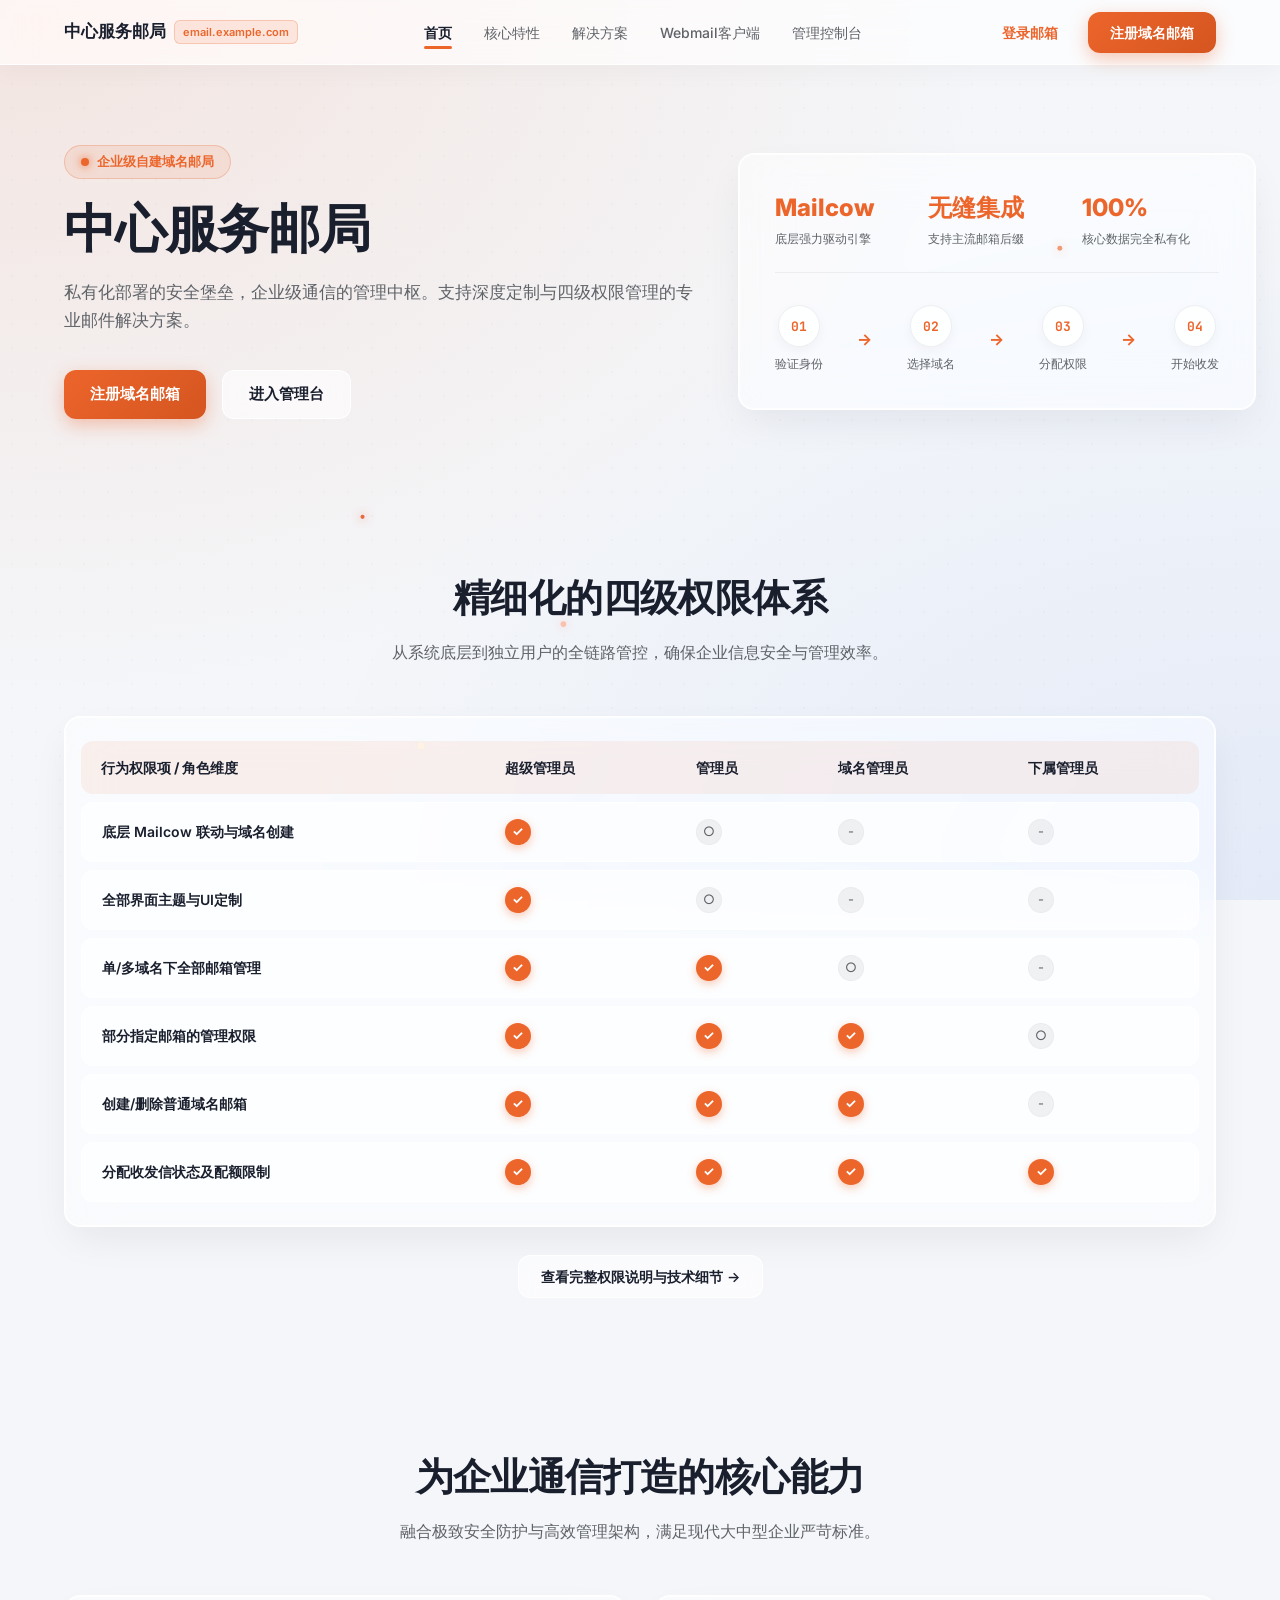
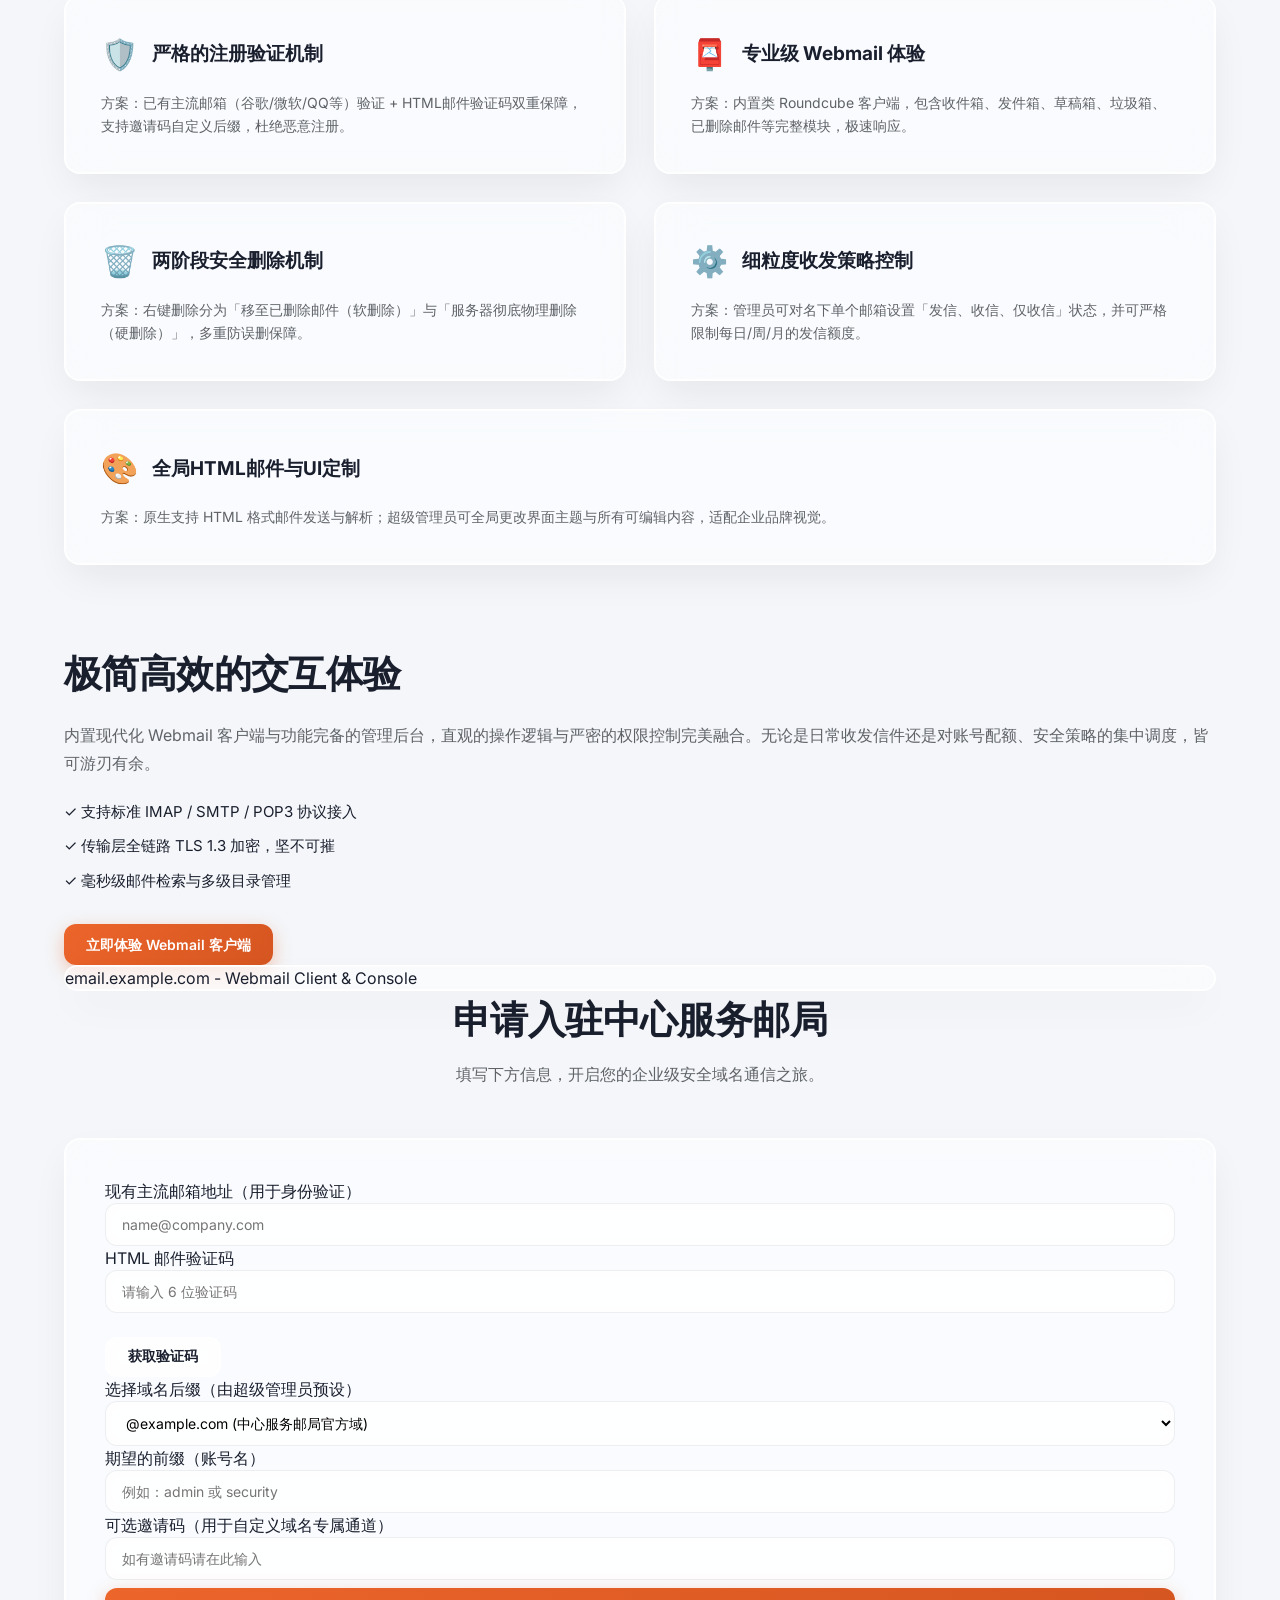
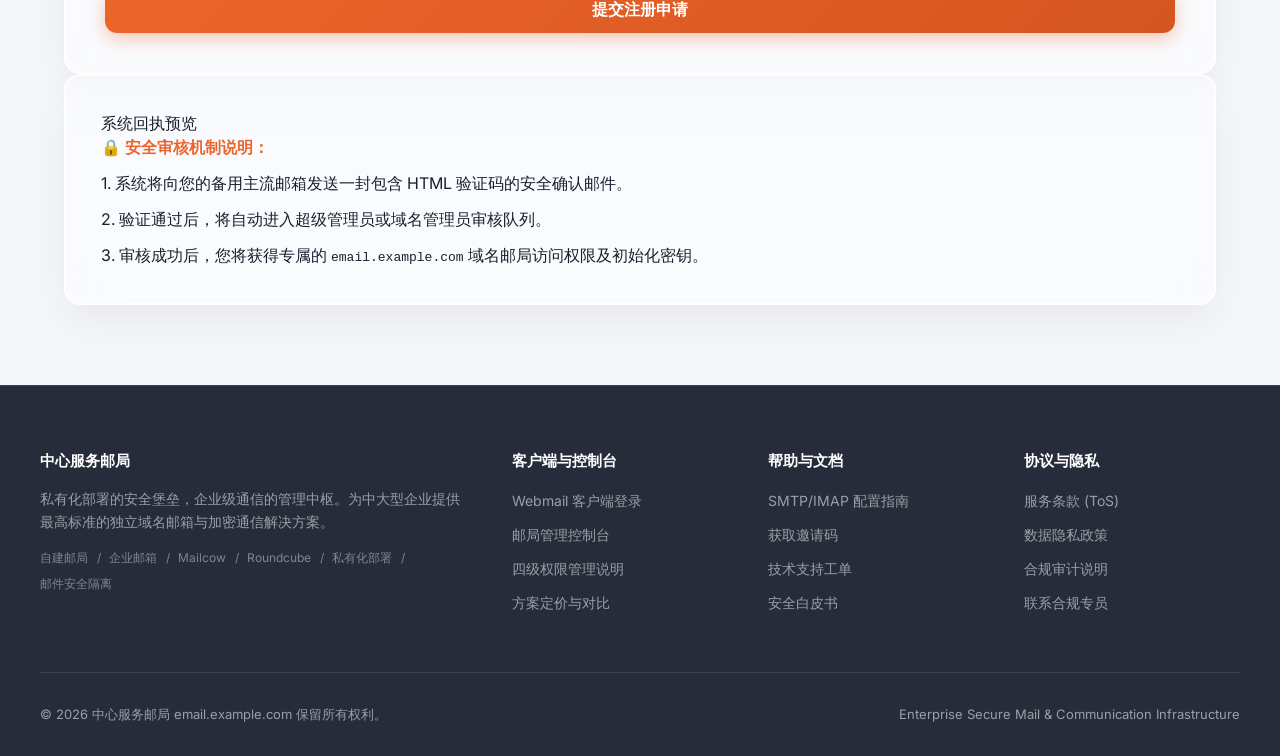
<file: index.html>
<!DOCTYPE html>
<html lang="zh-CN">
<head>
  <meta charset="UTF-8">
  <meta name="viewport" content="width=device-width, initial-scale=1.0">
  <title>中心服务邮局 - 企业级安全域名邮局与通信解决方案</title>
  <link rel="preconnect" href="https://fonts.googleapis.com">
  <link rel="preconnect" href="https://fonts.gstatic.com" crossorigin>
  <link href="https://fonts.googleapis.com/css2?family=Inter:wght@400;500;600;700;800&family=JetBrains+Mono:wght@400;500&display=swap" rel="stylesheet">
  <link rel="stylesheet" href="style.css">
  <script src="site_config.js"></script>
</head>
<body>

  <!-- 模块一：全局导航栏 Aero 毛玻璃 -->
  <header class="site-header">
    <div class="nav-container">
      <a href="index.html" class="nav-brand">
        中心服务邮局
        <span class="badge">email.example.com</span>
      </a>
      <nav class="nav-links">
        <a href="index.html" class="active">首页</a>
        <a href="features.html">核心特性</a>
        <a href="pricing.html">解决方案</a>
        <a href="webmail.html">Webmail客户端</a>
        <a href="admin.html">管理控制台</a>
      </nav>
      <div class="nav-actions">
        <a href="webmail.html" class="btn-login">登录邮箱</a>
        <a href="contact.html" class="btn-cta">注册域名邮箱</a>
      </div>
    </div>
  </header>

  <!-- 模块二：Hero两列蓝图区域（首页首屏） -->
  <section class="hero-section">
    <div class="container hero-grid">
      <div class="hero-content animate-fade-in">
        <div class="hero-tag">
          <span class="dot"></span> <span data-config="hero_tag">企业级自建域名邮局</span>
        </div>
        <h1 class="hero-title" data-config="hero_title">中心服务邮局</h1>
        <p class="hero-subtitle" data-config="hero_subtitle">
          私有化部署的安全堡垒，企业级通信的管理中枢。支持深度定制与四级权限管理的专业邮件解决方案。
        </p>
        <div class="hero-btns">
          <a href="contact.html" class="btn-cta" style="padding: 12px 26px; font-size: 15px;" data-config="btn_register_text">注册域名邮箱</a>
          <a href="admin.html" class="btn-outline" style="padding: 12px 26px; font-size: 15px;" data-config="btn_admin_text">进入管理台</a>
        </div>
      </div>
      
      <div class="hero-panel aero-glass animate-fade-in" style="animation-delay: 0.15s;">
        <div class="hero-metrics">
          <div class="metric-item">
            <div class="metric-num">Mailcow</div>
            <div class="metric-desc">底层强力驱动引擎</div>
          </div>
          <div class="metric-item">
            <div class="metric-num">无缝集成</div>
            <div class="metric-desc">支持主流邮箱后缀</div>
          </div>
          <div class="metric-item">
            <div class="metric-num">100%</div>
            <div class="metric-desc">核心数据完全私有化</div>
          </div>
        </div>
        
        <div class="flow-diagram">
          <div class="flow-step">
            <div class="step-icon">01</div>
            <div class="step-text">验证身份</div>
          </div>
          <div class="flow-arrow">→</div>
          <div class="flow-step">
            <div class="step-icon">02</div>
            <div class="step-text">选择域名</div>
          </div>
          <div class="flow-arrow">→</div>
          <div class="flow-step">
            <div class="step-icon">03</div>
            <div class="step-text">分配权限</div>
          </div>
          <div class="flow-arrow">→</div>
          <div class="flow-step">
            <div class="step-icon">04</div>
            <div class="step-text">开始收发</div>
          </div>
        </div>
      </div>
    </div>
  </section>

  <!-- 模块三：四级权限管理架构（首页第二屏） -->
  <section class="permission-section">
    <div class="container">
      <h2 class="section-title">精细化的四级权限体系</h2>
      <p class="section-subtitle">从系统底层到独立用户的全链路管控，确保企业信息安全与管理效率。</p>
      
      <div class="table-wrapper aero-glass">
        <table class="permission-table">
          <thead>
            <tr>
              <th>行为权限项 / 角色维度</th>
              <th>超级管理员</th>
              <th>管理员</th>
              <th>域名管理员</th>
              <th>下属管理员</th>
            </tr>
          </thead>
          <tbody>
            <tr>
              <td>底层 Mailcow 联动与域名创建</td>
              <td><span class="check-orange">✓</span></td>
              <td><span class="check-gray">○</span></td>
              <td><span class="check-gray">-</span></td>
              <td><span class="check-gray">-</span></td>
            </tr>
            <tr>
              <td>全部界面主题与UI定制</td>
              <td><span class="check-orange">✓</span></td>
              <td><span class="check-gray">○</span></td>
              <td><span class="check-gray">-</span></td>
              <td><span class="check-gray">-</span></td>
            </tr>
            <tr>
              <td>单/多域名下全部邮箱管理</td>
              <td><span class="check-orange">✓</span></td>
              <td><span class="check-orange">✓</span></td>
              <td><span class="check-gray">○</span></td>
              <td><span class="check-gray">-</span></td>
            </tr>
            <tr>
              <td>部分指定邮箱的管理权限</td>
              <td><span class="check-orange">✓</span></td>
              <td><span class="check-orange">✓</span></td>
              <td><span class="check-orange">✓</span></td>
              <td><span class="check-gray">○</span></td>
            </tr>
            <tr>
              <td>创建/删除普通域名邮箱</td>
              <td><span class="check-orange">✓</span></td>
              <td><span class="check-orange">✓</span></td>
              <td><span class="check-orange">✓</span></td>
              <td><span class="check-gray">-</span></td>
            </tr>
            <tr>
              <td>分配收发信状态及配额限制</td>
              <td><span class="check-orange">✓</span></td>
              <td><span class="check-orange">✓</span></td>
              <td><span class="check-orange">✓</span></td>
              <td><span class="check-orange">✓</span></td>
            </tr>
          </tbody>
        </table>
      </div>
      <div style="text-align: center; margin-top: 28px;">
        <a href="features.html" class="btn-outline">查看完整权限说明与技术细节 →</a>
      </div>
    </div>
  </section>

  <!-- 模块四：企业级核心功能特性（首页第三屏） -->
  <section class="features-section">
    <div class="container">
      <h2 class="section-title">为企业通信打造的核心能力</h2>
      <p class="section-subtitle">融合极致安全防护与高效管理架构，满足现代大中型企业严苛标准。</p>
      
      <div class="feature-cards-grid">
        <div class="feature-card aero-glass stagger-item">
          <div class="feature-card-header">
            <div class="feature-icon">🛡️</div>
            <h3>严格的注册验证机制</h3>
          </div>
          <p>方案：已有主流邮箱（谷歌/微软/QQ等）验证 + HTML邮件验证码双重保障，支持邀请码自定义后缀，杜绝恶意注册。</p>
        </div>

        <div class="feature-card aero-glass stagger-item">
          <div class="feature-card-header">
            <div class="feature-icon">📮</div>
            <h3>专业级 Webmail 体验</h3>
          </div>
          <p>方案：内置类 Roundcube 客户端，包含收件箱、发件箱、草稿箱、垃圾箱、已删除邮件等完整模块，极速响应。</p>
        </div>

        <div class="feature-card aero-glass stagger-item">
          <div class="feature-card-header">
            <div class="feature-icon">🗑️</div>
            <h3>两阶段安全删除机制</h3>
          </div>
          <p>方案：右键删除分为「移至已删除邮件（软删除）」与「服务器彻底物理删除（硬删除）」，多重防误删保障。</p>
        </div>

        <div class="feature-card aero-glass stagger-item">
          <div class="feature-card-header">
            <div class="feature-icon">⚙️</div>
            <h3>细粒度收发策略控制</h3>
          </div>
          <p>方案：管理员可对名下单个邮箱设置「发信、收信、仅收信」状态，并可严格限制每日/周/月的发信额度。</p>
        </div>

        <div class="feature-card aero-glass stagger-item" style="grid-column: span 2;">
          <div class="feature-card-header">
            <div class="feature-icon">🎨</div>
            <h3>全局HTML邮件与UI定制</h3>
          </div>
          <p>方案：原生支持 HTML 格式邮件发送与解析；超级管理员可全局更改界面主题与所有可编辑内容，适配企业品牌视觉。</p>
        </div>
      </div>
    </div>
  </section>

  <!-- 模块五：客户端与界面预览（首页第四屏） -->
  <section class="preview-section">
    <div class="container preview-grid">
      <div class="preview-text">
        <h2 class="section-title" style="text-align: left; margin-bottom: 20px;">极简高效的交互体验</h2>
        <p style="color: var(--text-secondary); margin-bottom: 24px; line-height: 1.7;">
          内置现代化 Webmail 客户端与功能完备的管理后台，直观的操作逻辑与严密的权限控制完美融合。无论是日常收发信件还是对账号配额、安全策略的集中调度，皆可游刃有余。
        </p>
        <ul style="list-style: none; display: flex; flex-direction: column; gap: 12px; margin-bottom: 32px; color: var(--text-primary); font-size: 15px;">
          <li>✓ 支持标准 IMAP / SMTP / POP3 协议接入</li>
          <li>✓ 传输层全链路 TLS 1.3 加密，坚不可摧</li>
          <li>✓ 毫秒级邮件检索与多级目录管理</li>
        </ul>
        <a href="webmail.html" class="btn-cta">立即体验 Webmail 客户端</a>
      </div>
      
      <div class="preview-ui-mockup aero-glass" style="padding:0; overflow:hidden;">
        <div class="mockup-header">
          <div class="mockup-dots">
            <span></span><span></span><span></span>
          </div>
          <div class="mockup-title">email.example.com - Webmail Client & Console</div>
        </div>
        <div class="mockup-body">
          <div class="mockup-sidebar">
            <div class="mockup-line active" style="width: 80%;"></div>
            <div class="mockup-line" style="width: 65%;"></div>
            <div class="mockup-line" style="width: 75%;"></div>
            <div class="mockup-line" style="width: 50%;"></div>
          </div>
          <div class="mockup-content-area">
            <div class="mockup-row" style="width: 100%;"></div>
            <div class="mockup-row" style="width: 90%;"></div>
            <div class="mockup-row" style="width: 95%;"></div>
            <div class="mockup-row" style="width: 60%;"></div>
          </div>
        </div>
      </div>
    </div>
  </section>

  <!-- 模块六：注册/申请表单（首页第五屏） -->
  <section class="form-section">
    <div class="container">
      <h2 class="section-title">申请入驻中心服务邮局</h2>
      <p class="section-subtitle">填写下方信息，开启您的企业级安全域名通信之旅。</p>
      
      <div class="form-grid-wrapper">
        <div class="form-card-left aero-glass" style="padding: 40px;">
          <form action="contact.html" method="GET">
            <div class="form-group">
              <label>现有主流邮箱地址（用于身份验证）</label>
              <input type="email" placeholder="name@company.com" required>
            </div>
            <div class="form-group verify-group">
              <div style="flex: 1;">
                <label>HTML 邮件验证码</label>
                <input type="text" placeholder="请输入 6 位验证码" required>
              </div>
              <button type="button" class="btn-outline" style="margin-top: 24px; white-space: nowrap;">获取验证码</button>
            </div>
            <div class="form-group">
              <label>选择域名后缀（由超级管理员预设）</label>
              <select required>
                <option value="example.com">@example.com (中心服务邮局官方域)</option>
                <option value="learnflow.edu.kg">@learnflow.edu.kg (教育专用域)</option>
                <option value="secure-mail.net">@secure-mail.net (高防商务域)</option>
              </select>
            </div>
            <div class="form-group">
              <label>期望的前缀（账号名）</label>
              <input type="text" placeholder="例如：admin 或 security" required>
            </div>
            <div class="form-group">
              <label>可选邀请码（用于自定义域名专属通道）</label>
              <input type="text" placeholder="如有邀请码请在此输入">
            </div>
            <button type="submit" class="btn-cta" style="width: 100%; padding: 12px; margin-top: 8px; font-size: 16px;">提交注册申请</button>
          </form>
        </div>
        
        <div class="form-receipt-card aero-glass" style="padding: 36px;">
          <div class="receipt-header">系统回执预览</div>
          <div class="receipt-body">
            <p style="font-weight: 600; color: var(--accent-orange); margin-bottom: 12px;">🔒 安全审核机制说明：</p>
            <p style="margin-bottom: 12px;">1. 系统将向您的备用主流邮箱发送一封包含 HTML 验证码的安全确认邮件。</p>
            <p style="margin-bottom: 12px;">2. 验证通过后，将自动进入超级管理员或域名管理员审核队列。</p>
            <p>3. 审核成功后，您将获得专属的 <code>email.example.com</code> 域名邮局访问权限及初始化密钥。</p>
          </div>
        </div>
      </div>
    </div>
  </section>

  <!-- 模块七：页脚 -->
  <footer class="site-footer">
    <div class="footer-container">
      <div class="footer-col">
        <h4>中心服务邮局</h4>
        <p>私有化部署的安全堡垒，企业级通信的管理中枢。为中大型企业提供最高标准的独立域名邮箱与加密通信解决方案。</p>
        <div class="seo-tags">
          <span>自建邮局</span>
          <span>企业邮箱</span>
          <span>Mailcow</span>
          <span>Roundcube</span>
          <span>私有化部署</span>
          <span>邮件安全隔离</span>
        </div>
      </div>
      <div class="footer-col">
        <h4>客户端与控制台</h4>
        <ul>
          <li><a href="webmail.html">Webmail 客户端登录</a></li>
          <li><a href="admin.html">邮局管理控制台</a></li>
          <li><a href="features.html">四级权限管理说明</a></li>
          <li><a href="pricing.html">方案定价与对比</a></li>
        </ul>
      </div>
      <div class="footer-col">
        <h4>帮助与文档</h4>
        <ul>
          <li><a href="features.html">SMTP/IMAP 配置指南</a></li>
          <li><a href="contact.html">获取邀请码</a></li>
          <li><a href="contact.html">技术支持工单</a></li>
          <li><a href="index.html">安全白皮书</a></li>
        </ul>
      </div>
      <div class="footer-col">
        <h4>协议与隐私</h4>
        <ul>
          <li><a href="index.html">服务条款 (ToS)</a></li>
          <li><a href="index.html">数据隐私政策</a></li>
          <li><a href="index.html">合规审计说明</a></li>
          <li><a href="contact.html">联系合规专员</a></li>
        </ul>
      </div>
    </div>
    <div class="footer-bottom">
      <div class="footer-bottom-row">
        <div>© 2026 中心服务邮局 email.example.com 保留所有权利。</div>
        <div>Enterprise Secure Mail & Communication Infrastructure</div>
      </div>
    </div>
  </footer>

</body>
<script src="particles.js"></script>
</html>
</file>
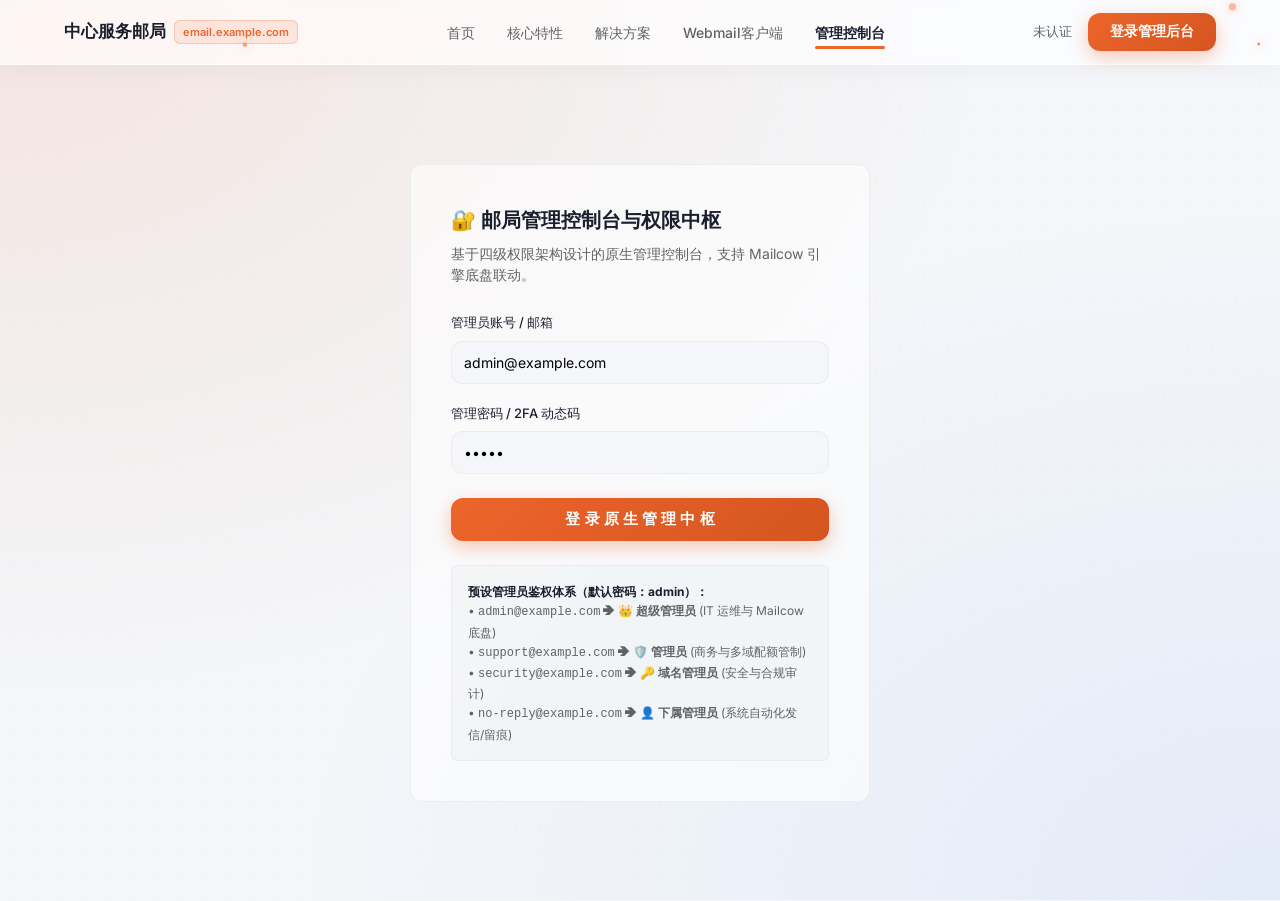
<file: admin.html>
<!DOCTYPE html>
<html lang="zh-CN">
<head>
  <meta charset="UTF-8">
  <meta name="viewport" content="width=device-width, initial-scale=1.0">
  <title>邮局管理控制台 - 中心服务邮局</title>
  <link rel="preconnect" href="https://fonts.googleapis.com">
  <link rel="preconnect" href="https://fonts.gstatic.com" crossorigin>
  <link href="https://fonts.googleapis.com/css2?family=Inter:wght@400;500;600;700&family=JetBrains+Mono:wght@400;500&display=swap" rel="stylesheet">
  <link rel="stylesheet" href="style.css">
  <script src="site_config.js"></script>
  <style>
    html, body {
      height: 100dvh;
      margin: 0;
      padding: 0;
      overflow: hidden;
    }
    .admin-wrapper {
      display: flex;
      flex-direction: column;
      height: calc(100dvh - 64px);
      overflow: hidden;
    }

    /* 登录视图样式 */
    .admin-login-view {
      flex: 1;
      display: flex;
      align-items: center;
      justify-content: center;
      padding: 40px 24px;
      overflow-y: auto;
    }
    .admin-login-card {
      background: var(--bg-panel);
      border: 1px solid var(--border-color);
      border-radius: var(--radius);
      box-shadow: var(--shadow-md);
      width: 100%;
      max-width: 460px;
      padding: 40px;
    }

    /* 登录后工作区视图 */
    .admin-app-view {
      display: none; /* 登录后改为 flex */
      flex: 1;
      height: 100%;
      min-height: 0;
      overflow: hidden;
    }
    .admin-sidebar {
      width: 240px;
      height: 100%;
      background: rgba(255, 255, 255, 0.65);
      backdrop-filter: var(--glass-blur);
      -webkit-backdrop-filter: var(--glass-blur);
      border-right: 1px solid var(--glass-border);
      display: flex;
      flex-direction: column;
      justify-content: space-between;
      padding: 20px 12px;
      box-sizing: border-box;
    }
    .admin-menu-list {
      list-style: none;
      display: flex;
      flex-direction: column;
      gap: 6px;
    }
    .admin-menu-item {
      padding: 12px 14px;
      border-radius: 6px;
      font-size: 14px;
      color: var(--text-secondary);
      cursor: pointer;
      display: flex;
      align-items: center;
      gap: 10px;
      transition: all 0.2s;
    }
    .admin-menu-item:hover, .admin-menu-item.active {
      background: var(--bg-subtle);
      color: var(--text-primary);
      font-weight: 600;
    }
    .admin-menu-item .icon {
      font-size: 16px;
    }

    .admin-main-content {
      flex: 1;
      height: 100%;
      background: var(--bg-canvas);
      overflow-y: auto;
      padding: 32px 40px;
      box-sizing: border-box;
    }

    /* 权限卡片与表格 */
    .stat-grid {
      display: grid;
      grid-template-columns: repeat(auto-fit, minmax(220px, 1fr));
      gap: 20px;
      margin-bottom: 32px;
    }
    .stat-card {
      background: #ffffff;
      border: 1px solid var(--border-color);
      border-radius: var(--radius);
      padding: 20px;
      box-shadow: var(--shadow-sm);
    }
    .stat-card .val {
      font-size: 28px;
      font-weight: 700;
      color: var(--text-primary);
      margin-top: 8px;
    }

    .table-container {
      background: #ffffff;
      border: 1px solid var(--border-color);
      border-radius: var(--radius);
      box-shadow: var(--shadow-sm);
      overflow-x: auto;
      margin-bottom: 32px;
      cursor: grab;
      user-select: none;
      position: relative;
    }
    .table-container.grabbing {
      cursor: grabbing;
    }
    .data-table {
      width: 100%;
      min-width: 600px;
      border-collapse: collapse;
      font-size: 14px;
      text-align: left;
      table-layout: fixed;
    }
    .data-table th {
      background: var(--bg-subtle);
      padding: 14px 18px;
      font-weight: 600;
      color: var(--text-primary);
      border-bottom: 1px solid var(--border-color);
      position: relative;
      white-space: nowrap;
      overflow: hidden;
      text-overflow: ellipsis;
    }
    .data-table th .resizer {
      position: absolute;
      right: 0;
      top: 0;
      height: 100%;
      width: 6px;
      cursor: col-resize;
      user-select: none;
      touch-action: none;
      z-index: 10;
    }
    .data-table th .resizer:hover, .data-table th .resizer.resizing {
      background: var(--accent-orange, #ec652b);
    }
    .data-table td {
      padding: 14px 18px;
      border-bottom: 1px solid var(--border-color);
      color: var(--text-primary);
      white-space: nowrap;
      overflow: hidden;
      text-overflow: ellipsis;
    }
    .data-table tr:last-child td {
      border-bottom: none;
    }

    .badge-role {
      display: inline-block;
      padding: 2px 8px;
      border-radius: 4px;
      font-size: 12px;
      font-weight: 600;
    }
    .role-super { background: #fee2e2; color: #dc2626; }
    .role-admin { background: #e0e7ff; color: #4338ca; }
    .role-domain { background: #fef3c7; color: #d97706; }
    .role-sub { background: #f3f4f6; color: #4b5563; }

    .role-section-panel {
      display: none;
      background: var(--glass-bg);
      backdrop-filter: var(--glass-blur);
      -webkit-backdrop-filter: var(--glass-blur);
      border: 1px solid var(--glass-border);
      border-radius: var(--radius-lg);
      padding: 32px;
      box-shadow: var(--glass-shadow);
      transition: all 0.3s var(--cubic-bezier);
    }
    .role-section-panel.active {
      display: block;
    }

    /* 响应式断点 */
    @media screen and (max-width: 1024px) {
      .admin-sidebar {
        width: 72px;
        padding: 12px 6px;
      }
      .admin-menu-item span:not(.icon) {
        display: none;
      }
      .admin-menu-item {
        justify-content: center;
      }
    }
  </style>
</head>
<body>

  <!-- 模块一：全局导航栏 -->
  <header class="site-header">
    <div class="nav-container">
      <a href="index.html" class="nav-brand">
        中心服务邮局
        <span class="badge">email.example.com</span>
      </a>
      <nav class="nav-links">
        <a href="index.html">首页</a>
        <a href="features.html">核心特性</a>
        <a href="pricing.html">解决方案</a>
        <a href="webmail.html">Webmail客户端</a>
        <a href="admin.html" class="active">管理控制台</a>
      </nav>
      <div class="nav-actions">
        <span id="admin-user-status" style="font-size: 13px; color: var(--text-secondary);">未认证</span>
        <button id="admin-auth-btn" class="btn-cta" onclick="toggleAdminAuth()">登录管理后台</button>
      </div>
    </div>
  </header>

  <div class="admin-wrapper">
    <!-- 登录视图 -->
    <div id="admin-view-login" class="admin-login-view">
      <div class="admin-login-card">
        <div style="font-size: 20px; font-weight: 700; color: var(--text-primary); margin-bottom: 8px; display: flex; align-items: center; gap: 8px;">
          🔐 邮局管理控制台与权限中枢
        </div>
        <div style="font-size: 14px; color: var(--text-secondary); margin-bottom: 28px;">
          基于四级权限架构设计的原生管理控制台，支持 Mailcow 引擎底盘联动。
        </div>

        <form onsubmit="handleAdminLogin(event)">
          <div class="form-group" style="margin-bottom: 20px;">
            <label style="display: block; font-size: 13px; font-weight: 500; margin-bottom: 8px;">管理员账号 / 邮箱</label>
            <input type="text" id="admin-login-account" value="admin@example.com" placeholder="admin@example.com" required style="width: 100%; padding: 12px; border: 1px solid var(--border-color); border-radius: var(--radius); background: var(--bg-canvas); outline:none;">
          </div>

          <div class="form-group" style="margin-bottom: 24px;">
            <label style="display: block; font-size: 13px; font-weight: 500; margin-bottom: 8px;">管理密码 / 2FA 动态码</label>
            <input type="password" id="admin-login-pass" value="admin" placeholder="请输入密码" required style="width: 100%; padding: 12px; border: 1px solid var(--border-color); border-radius: var(--radius); background: var(--bg-canvas); outline:none;">
          </div>

          <button type="submit" class="btn-cta" style="width: 100%; padding: 12px; font-size: 15px;">登 录 原 生 管 理 中 枢</button>
        </form>

        <div style="margin-top: 24px; padding: 16px; background: var(--bg-subtle); border: 1px solid var(--border-color); border-radius: 6px; font-size: 12px; color: var(--text-secondary); line-height: 1.6;">
          <strong style="color: var(--text-primary);">预设管理员鉴权体系（默认密码：admin）：</strong><br>
          • <code>admin@example.com</code> ➔ 👑 <strong>超级管理员</strong> (IT 运维与 Mailcow 底盘)<br>
          • <code>support@example.com</code> ➔ 🛡️ <strong>管理员</strong> (商务与多域配额管制)<br>
          • <code>security@example.com</code> ➔ 🔑 <strong>域名管理员</strong> (安全与合规审计)<br>
          • <code>no-reply@example.com</code> ➔ 👤 <strong>下属管理员</strong> (系统自动化发信/留痕)
        </div>
      </div>
    </div>

    <!-- 登录后原生控制台工作区 -->
    <div id="admin-view-app" class="admin-app-view">
      <!-- 侧边栏 -->
      <div class="admin-sidebar">
        <div>
          <div style="font-size: 13px; font-weight: 700; color: var(--text-secondary); margin-bottom: 16px; padding-left: 10px; letter-spacing: 1px;">
            管理中枢导航
          </div>
          <ul class="admin-menu-list">
            <li class="admin-menu-item active" id="menu-dashboard" onclick="switchAdminPanel('dashboard', event)">
              <span class="icon">📊</span>
              <span>系统概览中枢</span>
            </li>
            <li class="admin-menu-item" id="menu-domains" onclick="switchAdminPanel('domains', event)">
              <span class="icon">🌐</span>
              <span>域名与 Mailcow 联动</span>
            </li>
            <li class="admin-menu-item" id="menu-mailboxes" onclick="switchAdminPanel('mailboxes', event)">
              <span class="icon">👥</span>
              <span>邮箱账号与状态控制</span>
            </li>
            <li class="admin-menu-item" id="menu-apply-queue" onclick="switchAdminPanel('apply-queue', event)">
              <span class="icon">📥</span>
              <span>域名邮箱申请队列</span>
            </li>
            <li class="admin-menu-item" id="menu-roles" onclick="switchAdminPanel('roles', event)">
              <span class="icon">🔐</span>
              <span>四级权限分级矩阵</span>
            </li>
            <li class="admin-menu-item" id="menu-settings" onclick="switchAdminPanel('settings', event)">
              <span class="icon">⚙️</span>
              <span>全站 UI 与品牌定制</span>
            </li>
          </ul>
        </div>

        <div style="border-top: 1px solid var(--border-color); padding-top: 14px;">
          <div style="font-size: 13px; font-weight: 600;" id="display-admin-name">admin@email.example.com</div>
          <div style="font-size: 11px; margin-top: 2px;" id="display-admin-role">👑 超级管理员</div>
          <button onclick="logoutAdmin()" style="margin-top: 8px; background: none; border: none; color: var(--accent-orange); cursor: pointer; font-size: 12px; padding: 0;">退出管理后台</button>
        </div>
      </div>

      <!-- 右侧控制台主区域 -->
      <div class="admin-main-content">
        
        <!-- 面板一：系统概览 -->
        <div id="panel-dashboard" class="role-section-panel active">
          <div style="display:flex; justify-content:space-between; align-items:center; margin-bottom:24px;">
            <div>
              <h2 style="font-size: 24px; font-weight: 700; color: var(--text-primary);">系统概览与引擎运行状态</h2>
              <p style="font-size: 14px; color: var(--text-secondary); margin-top: 4px;">Mailcow 基础底盘联动及全局通信流量概况</p>
            </div>
            <button onclick="alert('系统指标同步完成！')" class="btn-outline" style="font-size:13px;">🔄 刷新引擎数据</button>
          </div>

          <div class="stat-grid">
            <div class="stat-card">
              <div style="font-size: 13px; color: var(--text-secondary);">底层 Mailcow 引擎</div>
              <div class="val" style="color: #16a34a; font-size:20px; margin-top:12px;">● Healthy (Dockerized)</div>
            </div>
            <div class="stat-card">
              <div style="font-size: 13px; color: var(--text-secondary);">托管企业域名总数</div>
              <div class="val">7 个</div>
            </div>
            <div class="stat-card">
              <div style="font-size: 13px; color: var(--text-secondary);">已激活邮箱账户</div>
              <div class="val">18 个</div>
            </div>
            <div class="stat-card">
              <div style="font-size: 13px; color: var(--text-secondary);">今日 TLS 安全投递</div>
              <div class="val">142 封</div>
            </div>
          </div>

          <div class="table-container">
            <div style="padding: 16px 20px; border-bottom: 1px solid var(--border-color); font-weight: 600; font-size: 15px;">
              🛡️ 近期系统安全审计与收发日志
            </div>
            <table class="data-table">
              <thead>
                <tr>
                  <th>时间</th>
                  <th>事件类型</th>
                  <th>操作账号 / IP</th>
                  <th>安全鉴权状态</th>
                </tr>
              </thead>
              <tbody>
                <tr>
                  <td>2026-09-15 14:41</td>
                  <td>SMTP 邮件投递</td>
                  <td>no-reply@example.com (127.0.0.1)</td>
                  <td><span style="color:#16a34a;">● 鉴权通过 (TLSv1.3)</span></td>
                </tr>
                <tr>
                  <td>2026-09-15 14:36</td>
                  <td>IMAP 收信同步</td>
                  <td>no-reply@example.com (127.0.0.1)</td>
                  <td><span style="color:#16a34a;">● 鉴权通过 (STARTTLS)</span></td>
                </tr>
                <tr>
                  <td>2026-09-15 12:49</td>
                  <td>验证码发信请求</td>
                  <td>system@email.example.com</td>
                  <td><span style="color:#16a34a;">● 鉴权通过</span></td>
                </tr>
              </tbody>
            </table>
          </div>
        </div>

        <!-- 面板二：域名与 Mailcow 联动 -->
        <div id="panel-domains" class="role-section-panel">
          <div style="display:flex; justify-content:space-between; align-items:center; margin-bottom:24px;">
            <div>
              <h2 style="font-size: 24px; font-weight: 700; color: var(--text-primary);">域名与 Mailcow 底层联动</h2>
              <p style="font-size: 14px; color: var(--text-secondary); margin-top: 4px;">由超级管理员统一创建与调度企邮域名</p>
            </div>
            <button onclick="createNewDomainPrompt()" class="btn-cta" style="font-size:13px;">＋ 新增企邮域名</button>
          </div>

          <div class="table-container">
            <table class="data-table">
              <thead>
                <tr>
                  <th>托管域名</th>
                  <th>邮箱上限</th>
                  <th>DKIM / SPF 状态</th>
                  <th>创建时间</th>
                  <th>操作</th>
                </tr>
              </thead>
              <tbody id="domain-list-table">
                <tr>
                  <td><strong>example.com</strong></td>
                  <td>50 个</td>
                  <td><span style="color:#16a34a;">● Verified (2048-bit)</span></td>
                  <td>2026-09-10</td>
                  <td><button onclick="checkDomainDns('example.com')" class="btn-outline" style="padding:4px 10px; font-size:12px; color: var(--accent-orange); border-color: var(--accent-orange);">🔍 检查解析</button></td>
                </tr>
                <tr>
                  <td><strong>learnflow.edu.kg</strong></td>
                  <td>100 个</td>
                  <td><span style="color:#16a34a;">● Verified (2048-bit)</span></td>
                  <td>2026-09-01</td>
                  <td><button onclick="checkDomainDns('learnflow.edu.kg')" class="btn-outline" style="padding:4px 10px; font-size:12px; color: var(--accent-orange); border-color: var(--accent-orange);">🔍 检查解析</button></td>
                </tr>
                <tr>
                  <td><strong>myhomeyin.help</strong></td>
                  <td>20 个</td>
                  <td><span style="color:#16a34a;">● Verified</span></td>
                  <td>2026-09-12</td>
                  <td><button onclick="checkDomainDns('myhomeyin.help')" class="btn-outline" style="padding:4px 10px; font-size:12px; color: var(--accent-orange); border-color: var(--accent-orange);">🔍 检查解析</button></td>
                </tr>
              </tbody>
            </table>
          </div>
        </div>

        <!-- 面板三：邮箱账号与状态控制 -->
        <div id="panel-mailboxes" class="role-section-panel">
          <div style="display:flex; justify-content:space-between; align-items:center; margin-bottom:24px;">
            <div>
              <h2 style="font-size: 24px; font-weight: 700; color: var(--text-primary);">邮箱账号与状态细粒度控制</h2>
              <p style="font-size: 14px; color: var(--text-secondary); margin-top: 4px;">管理员可动态设置收发信权限与每日限量</p>
            </div>
            <div style="display: flex; align-items: center; gap: 12px;">
              <button id="btn-batch-delete-mailbox" onclick="deleteSelectedMailboxes()" style="display: none; background: #dc2626; color: #ffffff; border: none; border-radius: var(--radius); padding: 9px 16px; font-size: 13px; font-weight: 600; cursor: pointer;">🗑️ 删除 0 个邮箱</button>
              <button onclick="openAddMailboxModal()" class="btn-cta" style="font-size:13px;">＋ 新增邮箱账号</button>
            </div>
          </div>

          <div class="table-container">
            <table class="data-table">
              <thead>
                <tr>
                  <th>完整邮箱地址</th>
                  <th>所属域名</th>
                  <th>收发状态管制</th>
                  <th>容量配额</th>
                  <th>操作</th>
                  <th style="width: 70px; text-align: center;">
                    <label style="font-size: 12px; font-weight: 600; cursor: pointer; display: inline-flex; align-items: center; gap: 4px; user-select: none;">
                      <input type="checkbox" id="mailbox-select-all" onchange="toggleSelectAllMailboxes(this.checked)" style="cursor: pointer; accent-color: var(--accent-orange);">
                      全选
                    </label>
                  </th>
                </tr>
              </thead>
              <tbody id="mailbox-list-tbody">
                <!-- 动态渲染邮箱列表 -->
              </tbody>
            </table>
          </div>
        </div>

        <!-- 面板三（B）：域名邮箱申请队列 -->
        <div id="panel-apply-queue" class="role-section-panel">
          <div style="display:flex; justify-content:space-between; align-items:center; margin-bottom:24px;">
            <div>
              <h2 style="font-size: 24px; font-weight: 700; color: var(--text-primary);">域名邮箱申请队列与审核</h2>
              <p style="font-size: 14px; color: var(--text-secondary); margin-top: 4px;">由超级管理员审核来自门户网站的入驻申请，批准后自动联动 Mailcow 创建账号</p>
            </div>
            <div style="display: flex; align-items: center; gap: 12px;">
              <button id="btn-batch-delete-apply" onclick="deleteSelectedApplications()" style="display: none; background: #dc2626; color: #ffffff; border: none; border-radius: var(--radius); padding: 9px 16px; font-size: 13px; font-weight: 600; cursor: pointer;">🗑️ 删除 0 条记录</button>
              <button onclick="fetchApplyQueue()" class="btn-outline" style="font-size:13px;">🔄 刷新队列</button>
            </div>
          </div>

          <div class="table-container">
            <table class="data-table">
              <thead>
                <tr>
                  <th>申请账号全称</th>
                  <th>申请人 / 企业</th>
                  <th>验证主流邮箱</th>
                  <th>需求与备注</th>
                  <th>申请时间</th>
                  <th style="width: 100px; text-align: center;">审核状态</th>
                  <th style="width: 140px; text-align: center;">操作指令</th>
                  <th style="width: 70px; text-align: center;">
                    <label style="font-size: 12px; font-weight: 600; cursor: pointer; display: inline-flex; align-items: center; gap: 4px; user-select: none;">
                      <input type="checkbox" id="apply-select-all" onchange="toggleSelectAllApplications(this.checked)" style="cursor: pointer; accent-color: var(--accent-orange);">
                      全选
                    </label>
                  </th>
                </tr>
              </thead>
              <tbody id="apply-queue-tbody">
                <!-- 动态渲染申请列表 -->
              </tbody>
            </table>
          </div>
        </div>

        <!-- 面板四：四级权限矩阵 -->
        <div id="panel-roles" class="role-section-panel">
          <div style="margin-bottom:24px;">
            <h2 style="font-size: 24px; font-weight: 700; color: var(--text-primary);">四级管理员职责与权限分级矩阵</h2>
            <p style="font-size: 14px; color: var(--text-secondary); margin-top: 4px;">底层与控制台权限隔离边界一览</p>
          </div>

          <div class="table-container">
            <table class="data-table">
              <thead>
                <tr>
                  <th>具体权限项</th>
                  <th>👑 超级管理员</th>
                  <th>🛡️ 管理员</th>
                  <th>🔑 域名管理员</th>
                  <th>👤 下属管理员</th>
                </tr>
              </thead>
              <tbody>
                <tr>
                  <td>底层 Mailcow 引擎联动与域名创建</td>
                  <td><span class="badge-role role-super">完整权限</span></td>
                  <td>无权限</td>
                  <td>无权限</td>
                  <td>无权限</td>
                </tr>
                <tr>
                  <td>全局界面主题与 UI 定制</td>
                  <td><span class="badge-role role-super">完整权限</span></td>
                  <td>无权限</td>
                  <td>无权限</td>
                  <td>无权限</td>
                </tr>
                <tr>
                  <td>单/多域名下全部邮箱账户管理</td>
                  <td><span class="badge-role role-super">完整权限</span></td>
                  <td><span class="badge-role role-admin">多域权限</span></td>
                  <td><span class="badge-role role-domain">单域权限</span></td>
                  <td>受限指定</td>
                </tr>
                <tr>
                  <td>分配收发信状态及每日上限配额</td>
                  <td><span class="badge-role role-super">完整权限</span></td>
                  <td><span class="badge-role role-admin">可分配</span></td>
                  <td><span class="badge-role role-domain">单域可分配</span></td>
                  <td>无权限</td>
                </tr>
              </tbody>
            </table>
          </div>
        </div>

        <!-- 面板五：全站 UI 主题、导航与文案定制 -->
        <div id="panel-settings" class="role-section-panel">
          <div style="margin-bottom:24px;">
            <h2 style="font-size: 24px; font-weight: 700; color: var(--text-primary);">全站 UI 主题与品牌/导航/文案定制</h2>
            <p style="font-size: 14px; color: var(--text-secondary); margin-top: 4px;">超级管理员独占控制中枢 · 实时同步全站</p>
          </div>

          <div style="display:flex; gap:12px; margin-bottom:20px; border-bottom:1px solid var(--border-color); pb:10px;">
            <button class="btn-cta" id="tab-btn-brand" onclick="switchSettingsTab('brand')" style="padding:6px 16px; font-size:13px;">🎨 品牌与视觉样式</button>
            <button class="btn-outline" id="tab-btn-nav" onclick="switchSettingsTab('nav')" style="padding:6px 16px; font-size:13px;">🧭 顶部导航菜单管理</button>
            <button class="btn-outline" id="tab-btn-content" onclick="switchSettingsTab('content')" style="padding:6px 16px; font-size:13px;">📝 全站文案与标语定制</button>
          </div>

          <!-- 子面板 1: 品牌与视觉 -->
          <div id="cfg-sub-brand" style="background:#ffffff; border:1px solid var(--border-color); border-radius:var(--radius); padding:24px; max-width:680px;">
            <div class="form-group" style="margin-bottom:16px;">
              <label style="display:block; font-size:13px; font-weight:600; margin-bottom:8px;">站点品牌名称</label>
              <input type="text" id="cfg-site-name" value="中心服务邮局" style="width:100%; padding:10px; border:1px solid var(--border-color); border-radius:4px; outline:none;">
            </div>
            <div class="form-group" style="margin-bottom:16px;">
              <label style="display:block; font-size:13px; font-weight:600; margin-bottom:8px;">顶级域标识 (Badge)</label>
              <input type="text" id="cfg-badge" value="email.example.com" style="width:100%; padding:10px; border:1px solid var(--border-color); border-radius:4px; outline:none;">
            </div>
            <div class="form-group" style="margin-bottom:20px;">
              <label style="display:block; font-size:13px; font-weight:600; margin-bottom:8px;">品牌强调色</label>
              <input type="color" id="cfg-primary-color" value="#ec652b" style="width:80px; height:40px; border:none; cursor:pointer;">
            </div>
            <button onclick="saveAllSiteSettings()" class="btn-cta" style="font-size:14px; padding:10px 24px;">保 存 设 置</button>
          </div>

          <!-- 子面板 2: 导航菜单管理 -->
          <div id="cfg-sub-nav" style="display:none; background:#ffffff; border:1px solid var(--border-color); border-radius:var(--radius); padding:24px; max-width:800px;">
            <div style="display:flex; justify-content:space-between; align-items:center; margin-bottom:16px;">
              <span style="font-size:14px; font-weight:700;">顶部导航菜单配置列表</span>
              <button onclick="addNavMenuItem()" class="btn-outline" style="font-size:12px; padding:4px 12px;">＋ 添加菜单项</button>
            </div>
            <div class="table-container" style="margin-bottom:20px;">
              <table class="data-table">
                <thead>
                  <tr>
                    <th style="width:140px;">菜单显示文本</th>
                    <th>跳转目标 URL</th>
                    <th style="width:90px; text-align:center;">前端可见</th>
                    <th style="width:80px; text-align:center;">操作</th>
                  </tr>
                </thead>
                <tbody id="cfg-nav-table-body">
                  <!-- 动态渲染菜单编辑表单行 -->
                </tbody>
              </table>
            </div>
            <button onclick="saveAllSiteSettings()" class="btn-cta" style="font-size:14px; padding:10px 24px;">保 存 设 置</button>
          </div>

          <!-- 子面板 3: 首页与文案定制 -->
          <div id="cfg-sub-content" style="display:none; background:#ffffff; border:1px solid var(--border-color); border-radius:var(--radius); padding:24px; max-width:680px;">
            <div class="form-group" style="margin-bottom:16px;">
              <label style="display:block; font-size:13px; font-weight:600; margin-bottom:8px;">首页首屏标签 (Hero Tag)</label>
              <input type="text" id="cfg-hero-tag" value="企业级自建域名邮局" style="width:100%; padding:10px; border:1px solid var(--border-color); border-radius:4px; outline:none;">
            </div>
            <div class="form-group" style="margin-bottom:16px;">
              <label style="display:block; font-size:13px; font-weight:600; margin-bottom:8px;">首页主标题 (Hero Title)</label>
              <input type="text" id="cfg-hero-title" value="中心服务邮局" style="width:100%; padding:10px; border:1px solid var(--border-color); border-radius:4px; outline:none;">
            </div>
            <div class="form-group" style="margin-bottom:16px;">
              <label style="display:block; font-size:13px; font-weight:600; margin-bottom:8px;">首页副标题描述 (Hero Subtitle)</label>
              <textarea id="cfg-hero-subtitle" rows="3" style="width:100%; padding:10px; border:1px solid var(--border-color); border-radius:4px; outline:none; font-family:inherit; font-size:13px;">私有化部署的安全堡垒，企业级通信的管理中枢。支持深度定制与四级权限管理的专业邮件解决方案。</textarea>
            </div>
            <div class="form-group" style="margin-bottom:16px;">
              <label style="display:block; font-size:13px; font-weight:600; margin-bottom:8px;">注册按钮文字</label>
              <input type="text" id="cfg-btn-register" value="注册域名邮箱" style="width:100%; padding:10px; border:1px solid var(--border-color); border-radius:4px; outline:none;">
            </div>
            <div class="form-group" style="margin-bottom:20px;">
              <label style="display:block; font-size:13px; font-weight:600; margin-bottom:8px;">管理台按钮文字</label>
              <input type="text" id="cfg-btn-admin" value="进入管理台" style="width:100%; padding:10px; border:1px solid var(--border-color); border-radius:4px; outline:none;">
            </div>
            <button onclick="saveAllSiteSettings()" class="btn-cta" style="font-size:14px; padding:10px 24px;">保 存 设 置</button>
          </div>
        </div>

      </div>
    </div>
  </div>

  <!-- 新增邮箱账号 Modal 弹窗 -->
  <div id="add-mailbox-modal" style="display:none; position:fixed; top:0; left:0; width:100vw; height:100vh; background:rgba(0,0,0,0.5); backdrop-filter:blur(4px); z-index:5000; align-items:center; justify-content:center;">
    <div style="background:#ffffff; border:1px solid var(--border-color); border-radius:var(--radius); box-shadow:var(--shadow-md); width:90%; max-width:480px; padding:32px;">
      <div style="font-size:18px; font-weight:700; color:var(--text-primary); margin-bottom:16px; display:flex; justify-content:space-between; align-items:center;">
        <span>＋ 新增企业邮箱账号</span>
        <span style="cursor:pointer; font-size:16px;" onclick="closeAddMailboxModal()">✕</span>
      </div>
      <form onsubmit="saveNewMailbox(event)">
        <div style="margin-bottom:16px;">
          <label style="display:block; font-size:13px; font-weight:600; margin-bottom:6px;">邮箱前缀</label>
          <input type="text" id="new-mb-prefix" placeholder="例如: info" required style="width:100%; padding:10px; border:1px solid var(--border-color); border-radius:4px; outline:none;">
        </div>
        <div style="margin-bottom:16px;">
          <label style="display:block; font-size:13px; font-weight:600; margin-bottom:6px;">所属企邮域名</label>
          <select id="new-mb-domain" style="width:100%; padding:10px; border:1px solid var(--border-color); border-radius:4px; outline:none; font-size:14px;">
            <option value="example.com">example.com</option>
            <option value="learnflow.edu.kg">learnflow.edu.kg</option>
            <option value="myhomeyin.help">myhomeyin.help</option>
          </select>
        </div>
        <div style="margin-bottom:16px;">
          <label style="display:block; font-size:13px; font-weight:600; margin-bottom:6px;">初始访问密码</label>
          <input type="text" id="new-mb-pass" value="admin" required style="width:100%; padding:10px; border:1px solid var(--border-color); border-radius:4px; outline:none;">
        </div>
        <div style="margin-bottom:24px;">
          <label style="display:block; font-size:13px; font-weight:600; margin-bottom:6px;">容量配额</label>
          <select id="new-mb-quota" style="width:100%; padding:10px; border:1px solid var(--border-color); border-radius:4px; outline:none; font-size:14px;">
            <option value="5.0 GB">5.0 GB (标准型)</option>
            <option value="10.0 GB">10.0 GB (高级型)</option>
            <option value="2.0 GB">2.0 GB (受限型)</option>
          </select>
        </div>
        <div style="display:flex; justify-content:flex-end; gap:12px;">
          <button type="button" class="btn-outline" onclick="closeAddMailboxModal()">取消</button>
          <button type="submit" class="btn-cta">确认创建账号</button>
        </div>
      </form>
    </div>
  </div>

  <!-- 检查 DNS 域名解析 Modal 弹窗 -->
  <div id="dns-check-modal" style="display:none; position:fixed; top:0; left:0; width:100vw; height:100vh; background:rgba(0,0,0,0.5); backdrop-filter:blur(6px); z-index:5500; align-items:center; justify-content:center;">
    <div style="background:#ffffff; border:1px solid var(--border-color); border-radius:var(--radius-lg); box-shadow:var(--shadow-md); width:92%; max-width:760px; max-height:85vh; display:flex; flex-direction:column; overflow:hidden;">
      <div style="padding: 20px 24px; background: var(--bg-panel); border-bottom: 1px solid var(--border-color); display: flex; justify-content: space-between; align-items: center;">
        <div style="display:flex; align-items:center; gap:10px;">
          <span style="font-size:20px;">🌐</span>
          <div>
            <h3 style="font-size:17px; font-weight:700; color:var(--text-primary); margin:0;" id="dns-modal-domain">检查域名解析配置</h3>
            <div style="font-size:12px; color:var(--text-secondary); margin-top:2px;">实时检测 MX / SPF / DKIM / DMARC 记录健康度</div>
          </div>
        </div>
        <span style="cursor:pointer; font-size:18px; color:var(--text-secondary);" onclick="closeDnsCheckModal()">✕</span>
      </div>

      <div style="padding: 24px; overflow-y: auto; flex:1;" id="dns-modal-body">
        <div style="text-align:center; padding: 40px 0; color:var(--text-secondary);">
          <div style="font-size:24px; margin-bottom:8px;">🔄</div>
          正在向公共 DNS 服务器发起诊断查询...
        </div>
      </div>

      <div style="padding: 16px 24px; background: var(--bg-canvas); border-top: 1px solid var(--border-color); display: flex; justify-content: space-between; align-items: center;">
        <span style="font-size: 12px; color: var(--text-secondary);">提示：正确的 MX / SPF / DKIM / DMARC 配置可极大提升投递成功率与反垃圾信等级。</span>
        <button class="btn-cta" onclick="closeDnsCheckModal()" style="font-size: 13px; padding: 6px 16px;">确 认</button>
      </div>
    </div>
  </div>

  <script>
    var currentRole = 'super';

    // 管理员账户角色与权限映射表 (统一默认密码: admin)
    var adminRoleDatabase = {
      'admin@example.com': { role: 'super', name: 'IT 运维与组管理员' },
      'admin@email.example.com': { role: 'super', name: 'IT 运维与组管理员' },
      'support@example.com': { role: 'admin', name: '商务与客户支持' },
      'security@example.com': { role: 'domain', name: '安全与合规审计' },
      'no-reply@example.com': { role: 'sub', name: '系统自动化发信' }
    };

    // 默认邮箱数据库
    var defaultMailboxList = [
      { email: 'no-reply@example.com', domain: 'example.com', status: 'normal', quota: '5.0 GB' },
      { email: 'admin@example.com', domain: 'example.com', status: 'normal', quota: '10.0 GB' },
      { email: 'support@example.com', domain: 'example.com', status: 'normal', quota: '2.0 GB' },
      { email: 'security@example.com', domain: 'example.com', status: 'normal', quota: '5.0 GB' }
    ];

    var mailboxList = loadMailboxList();

    function loadMailboxList() {
      fetchRemoteMailboxes();
      var saved = localStorage.getItem('admin_mailbox_list');
      if (saved) {
        try { return JSON.parse(saved); } catch(e) { return defaultMailboxList; }
      }
      return defaultMailboxList;
    }

    function fetchRemoteMailboxes() {
      var xhr = new XMLHttpRequest();
      xhr.open('GET', 'api_mailbox.php?action=list', true);
      xhr.onreadystatechange = function() {
        if (xhr.readyState === 4 && xhr.status === 200) {
          try {
            var res = JSON.parse(xhr.responseText);
            if (res.status && Array.isArray(res.mailboxes) && res.mailboxes.length > 0) {
              mailboxList = res.mailboxes;
              saveMailboxList();
              renderMailboxTable();
            }
          } catch(e) {}
        }
      };
      xhr.send();
    }

    function saveMailboxList() {
      localStorage.setItem('admin_mailbox_list', JSON.stringify(mailboxList));
    }

    var selectedAdminMailboxEmails = [];

    function updateDeleteMailboxBtnText() {
      var btn = document.getElementById('btn-batch-delete-mailbox');
      var selectAllBox = document.getElementById('mailbox-select-all');
      if (!btn) return;

      var total = mailboxList.length;
      var selectedCount = selectedAdminMailboxEmails.length;

      if (selectAllBox) {
        selectAllBox.checked = total > 0 && selectedCount >= total;
      }

      if (selectedCount === 0) {
        btn.style.display = 'none';
      } else {
        btn.style.display = 'inline-block';
        if (selectedCount >= total && total > 0) {
          btn.innerText = '🗑️ 全部删除';
        } else {
          btn.innerText = '🗑️ 删除 ' + selectedCount + ' 个邮箱';
        }
      }
    }

    function toggleSelectAllMailboxes(checked) {
      if (checked) {
        selectedAdminMailboxEmails = mailboxList.map(function(m) { return m.email; });
      } else {
        selectedAdminMailboxEmails = [];
      }
      var cbs = document.querySelectorAll('.mb-row-checkbox');
      cbs.forEach(function(cb) { cb.checked = checked; });
      updateDeleteMailboxBtnText();
    }

    function onMailboxRowCheckChange(e, email) {
      var checked = e.target.checked;
      var idx = selectedAdminMailboxEmails.indexOf(email);
      if (checked && idx === -1) {
        selectedAdminMailboxEmails.push(email);
      } else if (!checked && idx !== -1) {
        selectedAdminMailboxEmails.splice(idx, 1);
      }
      updateDeleteMailboxBtnText();
    }

    function deleteSelectedMailboxes() {
      if (selectedAdminMailboxEmails.length === 0) return;

      var total = mailboxList.length;
      var isAll = selectedAdminMailboxEmails.length >= total && total > 0;
      var confirmMsg = isAll 
        ? '⚠️ 危险操作：确认要从底层 Mailcow 数据库中【全部彻底删除】当前列表中的所有 ' + total + ' 个邮箱账号吗？'
        : '确认要从底层 Mailcow 数据库中真实物理删除选中的 ' + selectedAdminMailboxEmails.length + ' 个邮箱账号吗？';

      if (!confirm(confirmMsg)) return;

      var btn = document.getElementById('btn-batch-delete-mailbox');
      if (btn) {
        btn.innerText = '正在提交底层删除...';
        btn.disabled = true;
      }

      var xhr = new XMLHttpRequest();
      xhr.open('POST', 'api_mailbox.php?action=delete', true);
      xhr.setRequestHeader('Content-Type', 'application/x-www-form-urlencoded');
      xhr.onreadystatechange = function() {
        if (xhr.readyState === 4) {
          if (btn) btn.disabled = false;
          if (xhr.status === 200) {
            try {
              var res = JSON.parse(xhr.responseText);
              if (res.status) {
                var deletedList = selectedAdminMailboxEmails.slice();
                mailboxList = mailboxList.filter(function(m) {
                  return deletedList.indexOf(m.email) === -1;
                });
                selectedAdminMailboxEmails = [];
                saveMailboxList();
                renderMailboxTable();
                updateDeleteMailboxBtnText();
                alert(res.message || '已成功删除选中的邮箱账号！');
              } else {
                alert('删除失败: ' + (res.message || '未知错误'));
              }
            } catch(e) {
              alert('服务器响应解析失败！');
            }
          } else {
            alert('网络连接异常！');
          }
        }
      };
      var params = 'emails=' + encodeURIComponent(selectedAdminMailboxEmails.join(','));
      xhr.send(params);
    }

    function renderMailboxTable() {
      var tbody = document.getElementById('mailbox-list-tbody');
      if (!tbody) return;
      tbody.innerHTML = '';
      mailboxList.forEach(function(item, index) {
        var tr = document.createElement('tr');
        var statusHtml = item.status === 'normal' 
          ? '<span style="color:#16a34a;">● 允许正常收发</span>' 
          : '<span style="color:#dc2626;">● 仅收信 (禁止发信)</span>';
        var btnText = item.status === 'normal' ? '切换仅收信' : '恢复正常收发';
        var isChecked = selectedAdminMailboxEmails.indexOf(item.email) !== -1;

        tr.innerHTML = `
          <td><strong>${item.email}</strong></td>
          <td>${item.domain}</td>
          <td>${statusHtml}</td>
          <td>${item.quota}</td>
          <td>
            <button onclick="toggleMailboxStatus(${index})" class="btn-outline" style="padding:4px 8px; font-size:12px;">${btnText}</button>
          </td>
          <td style="text-align: center;">
            <input type="checkbox" class="mb-row-checkbox" ${isChecked ? 'checked' : ''} onchange="onMailboxRowCheckChange(event, '${item.email}')" style="cursor: pointer; accent-color: var(--accent-orange);">
          </td>
        `;
        tbody.appendChild(tr);
      });
      updateDeleteMailboxBtnText();
    }

    function toggleMailboxStatus(index) {
      if (mailboxList[index]) {
        var item = mailboxList[index];
        var email = item.email;
        var xhr = new XMLHttpRequest();
        xhr.open('POST', 'api_mailbox.php?action=toggle', true);
        xhr.setRequestHeader('Content-Type', 'application/x-www-form-urlencoded');
        xhr.onreadystatechange = function() {
          if (xhr.readyState === 4) {
            if (xhr.status === 200) {
              try {
                var res = JSON.parse(xhr.responseText);
                if (res.status) {
                  item.status = res.new_status;
                  saveMailboxList();
                  renderMailboxTable();
                } else {
                  alert('状态切换失败: ' + (res.message || '未知错误'));
                }
              } catch(e) {
                alert('解析服务器响应失败');
              }
            } else {
              alert('网络错误');
            }
          }
        };
        xhr.send('email=' + encodeURIComponent(email));
      }
    }

    function openAddMailboxModal() {
      document.getElementById('add-mailbox-modal').style.display = 'flex';
    }

    function closeAddMailboxModal() {
      document.getElementById('add-mailbox-modal').style.display = 'none';
    }

    function saveNewMailbox(e) {
      e.preventDefault();
      var prefix = document.getElementById('new-mb-prefix').value.trim();
      var domain = document.getElementById('new-mb-domain').value;
      var pass = document.getElementById('new-mb-pass').value.trim();
      var quota = document.getElementById('new-mb-quota').value;

      if (!prefix) {
        alert('请输入有效的邮箱前缀！');
        return;
      }

      var fullEmail = prefix + '@' + domain;

      // 发起请求调用 api_mailbox.php 在底层 Mailcow 中自动添加账号
      var submitBtn = e.target.querySelector('button[type="submit"]');
      if (submitBtn) {
        submitBtn.innerText = '正在提交至底层 Mailcow...';
        submitBtn.disabled = true;
      }

      var xhr = new XMLHttpRequest();
      xhr.open('POST', 'api_mailbox.php?action=create', true);
      xhr.setRequestHeader('Content-Type', 'application/x-www-form-urlencoded');
      xhr.onreadystatechange = function() {
        if (xhr.readyState === 4) {
          if (submitBtn) {
            submitBtn.innerText = '确认创建账号';
            submitBtn.disabled = false;
          }
          if (xhr.status === 200) {
            try {
              var res = JSON.parse(xhr.responseText);
              if (res.status) {
                if (res.item) {
                  // 移除已有的同名项并置顶
                  mailboxList = mailboxList.filter(function(m) { return m.email.toLowerCase() !== fullEmail.toLowerCase(); });
                  mailboxList.unshift(res.item);
                  saveMailboxList();
                  renderMailboxTable();
                }
                closeAddMailboxModal();
                document.getElementById('new-mb-prefix').value = '';
                alert(res.message || ('账号 ' + fullEmail + ' 创建成功！初始密码：' + pass));
              } else {
                alert('创建失败：' + (res.message || '未知错误'));
              }
            } catch(err) {
              alert('服务器响应解析失败！');
            }
          } else {
            alert('网络连接错误，请稍后重试。');
          }
        }
      };
      var params = 'prefix=' + encodeURIComponent(prefix) + '&domain=' + encodeURIComponent(domain) + '&password=' + encodeURIComponent(pass) + '&quota=' + encodeURIComponent(quota);
      xhr.send(params);
    }

    window.onload = function() {
      var savedAdmin = localStorage.getItem('admin_user');
      if (savedAdmin && adminRoleDatabase[savedAdmin]) {
        var roleInfo = adminRoleDatabase[savedAdmin];
        showAdminApp(savedAdmin, roleInfo.role);
      } else {
        showAdminLogin();
      }
    };

    function handleAdminLogin(e) {
      e.preventDefault();
      var acc = document.getElementById('admin-login-account').value.trim().toLowerCase();
      var pass = document.getElementById('admin-login-pass').value.trim();

      // 验证默认统一密码
      if (pass !== 'admin') {
        alert('登录失败：管理员密码错误！');
        return;
      }

      // 自动鉴权判定
      if (!adminRoleDatabase[acc]) {
        alert('权限拒绝：该邮箱账号不具备管理控制台的访问权限！请使用 Webmail 客户端登录。');
        return;
      }

      var role = adminRoleDatabase[acc].role;
      localStorage.setItem('admin_user', acc);
      localStorage.setItem('admin_role', role);
      showAdminApp(acc, role);
    }

    function showAdminLogin() {
      document.getElementById('admin-view-login').style.display = 'flex';
      document.getElementById('admin-view-app').style.display = 'none';
      document.getElementById('admin-user-status').innerText = '未认证';
      document.getElementById('admin-auth-btn').innerText = '登录管理后台';
    }

    function showAdminApp(acc, role) {
      currentRole = role;
      document.getElementById('admin-view-login').style.display = 'none';
      document.getElementById('admin-view-app').style.display = 'flex';
      document.getElementById('display-admin-name').innerText = acc;
      document.getElementById('admin-user-status').innerText = acc;
      document.getElementById('admin-auth-btn').innerText = '退出后台';

      var roleMap = {
        'super': '👑 超级管理员 (Super Admin)',
        'admin': '🛡️ 管理员 (Admin)',
        'domain': '🔑 域名管理员 (Domain Admin)',
        'sub': '👤 下属管理员 (Sub-Admin)'
      };
      document.getElementById('display-admin-role').innerText = roleMap[role] || role;

      // 渲染邮箱表格列表
      renderMailboxTable();

      // 真正的分级视角权限隔离控制
      applyRolePermissions(role);
    }

    function applyRolePermissions(role) {
      var menuDomains = document.getElementById('menu-domains');
      var menuSettings = document.getElementById('menu-settings');
      var menuMailboxes = document.getElementById('menu-mailboxes');

      // 超级管理员：全功能可见
      if (role === 'super') {
        if (menuDomains) menuDomains.style.display = 'flex';
        if (menuSettings) menuSettings.style.display = 'flex';
        if (menuMailboxes) menuMailboxes.style.display = 'flex';
        var menuQueue = document.getElementById('menu-apply-queue');
        if (menuQueue) menuQueue.style.display = 'flex';
        switchAdminPanel('dashboard');
      } 
      // 管理员 (support)：隐藏底层 Mailcow 域名联动 & 全局 UI 定制
      else if (role === 'admin') {
        if (menuDomains) menuDomains.style.display = 'none';
        if (menuSettings) menuSettings.style.display = 'none';
        if (menuMailboxes) menuMailboxes.style.display = 'flex';
        var menuQueue = document.getElementById('menu-apply-queue');
        if (menuQueue) menuQueue.style.display = 'flex';
        switchAdminPanel('mailboxes');
      } 
      // 域名管理员 (security)：聚焦安全审计与角色矩阵
      else if (role === 'domain') {
        if (menuDomains) menuDomains.style.display = 'none';
        if (menuSettings) menuSettings.style.display = 'none';
        if (menuMailboxes) menuMailboxes.style.display = 'flex';
        var menuQueue = document.getElementById('menu-apply-queue');
        if (menuQueue) menuQueue.style.display = 'none';
        switchAdminPanel('roles');
      } 
      // 下属管理员 (no-reply)：受限只能看概览与审计日志
      else if (role === 'sub') {
        if (menuDomains) menuDomains.style.display = 'none';
        if (menuSettings) menuSettings.style.display = 'none';
        if (menuMailboxes) menuMailboxes.style.display = 'none';
        var menuQueue = document.getElementById('menu-apply-queue');
        if (menuQueue) menuQueue.style.display = 'none';
        switchAdminPanel('dashboard');
      }
    }

    function logoutAdmin() {
      localStorage.removeItem('admin_user');
      localStorage.removeItem('admin_role');
      showAdminLogin();
    }

    function toggleAdminAuth() {
      if (localStorage.getItem('admin_user')) {
        logoutAdmin();
      } else {
        showAdminLogin();
      }
    }

    function switchAdminPanel(panelName, event) {
      var items = document.querySelectorAll('.admin-menu-item');
      items.forEach(function(el) { el.classList.remove('active'); });

      if (event && event.currentTarget) {
        event.currentTarget.classList.add('active');
      } else {
        var activeItem = document.getElementById('menu-' + panelName);
        if (activeItem) activeItem.classList.add('active');
      }

      var panels = document.querySelectorAll('.role-section-panel');
      panels.forEach(function(p) { p.classList.remove('active'); });
      var targetPanel = document.getElementById('panel-' + panelName);
      if (targetPanel) targetPanel.classList.add('active');
    }

    // ==========================================
    // 域名邮箱申请队列 (Apply Queue) 前端处理逻辑
    // ==========================================
    var applyQueueList = [];
    var selectedApplyIds = [];

    function updateDeleteApplyBtnText() {
      var btn = document.getElementById('btn-batch-delete-apply');
      var selectAllBox = document.getElementById('apply-select-all');
      if (!btn) return;

      var total = applyQueueList.length;
      var selectedCount = selectedApplyIds.length;

      if (selectAllBox) {
        selectAllBox.checked = total > 0 && selectedCount >= total;
      }

      if (selectedCount === 0) {
        btn.style.display = 'none';
      } else {
        btn.style.display = 'inline-block';
        if (selectedCount >= total && total > 0) {
          btn.innerText = '🗑️ 清空所有记录';
        } else {
          btn.innerText = '🗑️ 删除 ' + selectedCount + ' 条记录';
        }
      }
    }

    function toggleSelectAllApplications(checked) {
      if (checked) {
        selectedApplyIds = applyQueueList.map(function(a) { return a.id; });
      } else {
        selectedApplyIds = [];
      }
      var cbs = document.querySelectorAll('.apply-row-checkbox');
      cbs.forEach(function(cb) { cb.checked = checked; });
      updateDeleteApplyBtnText();
    }

    function onApplyRowCheckChange(e, id) {
      var checked = e.target.checked;
      var idx = selectedApplyIds.indexOf(id);
      if (checked && idx === -1) {
        selectedApplyIds.push(id);
      } else if (!checked && idx !== -1) {
        selectedApplyIds.splice(idx, 1);
      }
      updateDeleteApplyBtnText();
    }

    function deleteSelectedApplications() {
      if (selectedApplyIds.length === 0) return;

      var total = applyQueueList.length;
      var isAll = selectedApplyIds.length >= total && total > 0;
      var confirmMsg = isAll 
        ? '⚠️ 确认要【清空全部】 ' + total + ' 条企邮入驻申请记录吗？'
        : '确认要删除选中的 ' + selectedApplyIds.length + ' 条申请记录吗？';

      if (!confirm(confirmMsg)) return;

      var btn = document.getElementById('btn-batch-delete-apply');
      if (btn) {
        btn.innerText = '正在清空/删除...';
        btn.disabled = true;
      }

      var xhr = new XMLHttpRequest();
      xhr.open('POST', 'api_apply.php?action=delete', true);
      xhr.setRequestHeader('Content-Type', 'application/x-www-form-urlencoded');
      xhr.onreadystatechange = function() {
        if (xhr.readyState === 4) {
          if (btn) btn.disabled = false;
          if (xhr.status === 200) {
            try {
              var res = JSON.parse(xhr.responseText);
              if (res.status) {
                selectedApplyIds = [];
                fetchApplyQueue();
                alert(res.message || '操作成功！');
              } else {
                alert('删除失败: ' + res.message);
              }
            } catch(e) {
              alert('服务器响应解析失败');
            }
          } else {
            alert('网络连接异常');
          }
        }
      };
      var params = isAll ? 'clear_all=1' : ('ids=' + encodeURIComponent(selectedApplyIds.join(',')));
      xhr.send(params);
    }

    function fetchApplyQueue() {
      var tbody = document.getElementById('apply-queue-tbody');
      if (!tbody) return;

      var xhr = new XMLHttpRequest();
      xhr.open('GET', 'api_apply.php?action=list', true);
      xhr.onreadystatechange = function() {
        if (xhr.readyState === 4 && xhr.status === 200) {
          try {
            var res = JSON.parse(xhr.responseText);
            if (res.status && Array.isArray(res.applications)) {
              applyQueueList = res.applications;
              renderApplyQueueTable();
            }
          } catch(e) {}
        }
      };
      xhr.send();
    }

    function renderApplyQueueTable() {
      var tbody = document.getElementById('apply-queue-tbody');
      if (!tbody) return;
      tbody.innerHTML = '';

      if (applyQueueList.length === 0) {
        tbody.innerHTML = '<tr><td colspan="8" style="text-align:center; padding:30px; color:var(--text-secondary);">暂无企邮入驻申请</td></tr>';
        updateDeleteApplyBtnText();
        return;
      }

      applyQueueList.forEach(function(item) {
        var tr = document.createElement('tr');
        var statusBadge = '';
        if (item.status === 'pending') {
          statusBadge = '<span style="color:#d97706; font-weight:600;">● 待审核</span>';
        } else if (item.status === 'approved') {
          statusBadge = '<span style="color:#16a34a; font-weight:600;">● 已通过</span>';
        } else {
          statusBadge = '<span style="color:#dc2626; font-weight:600;">● 已拒绝</span>';
        }

        var actionBtns = '';
        if (item.status === 'pending') {
          actionBtns = `
            <button onclick="processApplication('${item.id}', 'approve')" class="btn-cta" style="padding:3px 10px; font-size:12px; background:#16a34a;">通过</button>
            <button onclick="processApplication('${item.id}', 'reject')" class="btn-outline" style="padding:3px 10px; font-size:12px; color:#dc2626; border-color:#dc2626;">拒绝</button>
          `;
        } else {
          actionBtns = '<span style="font-size:12px; color:var(--text-secondary);">已处理</span>';
        }

        var isChecked = selectedApplyIds.indexOf(item.id) !== -1;

        tr.innerHTML = `
          <td><strong>${item.full_email}</strong></td>
          <td>${item.name} (${item.company})</td>
          <td><code>${item.email}</code></td>
          <td style="max-width:200px; white-space:nowrap; overflow:hidden; text-overflow:ellipsis;" title="${item.remarks}">${item.remarks || '-'}</td>
          <td>${item.created_at}</td>
          <td style="text-align:center;">${statusBadge}</td>
          <td style="text-align:center;">${actionBtns}</td>
          <td style="text-align:center;">
            <input type="checkbox" class="apply-row-checkbox" ${isChecked ? 'checked' : ''} onchange="onApplyRowCheckChange(event, '${item.id}')" style="cursor: pointer; accent-color: var(--accent-orange);">
          </td>
        `;
        tbody.appendChild(tr);
      });

      updateDeleteApplyBtnText();
    }

    function processApplication(id, actionType) {
      var item = applyQueueList.find(function(a) { return a.id === id; });
      if (!item) return;

      var promptMsg = actionType === 'approve'
        ? '确认要批准 ' + item.full_email + ' 的入驻申请吗？\n通过后系统将自动在底层 Mailcow 数据库中联动创建真实账号！'
        : '确认拒绝 ' + item.full_email + ' 的入驻申请吗？';

      if (!confirm(promptMsg)) return;

      var xhr = new XMLHttpRequest();
      xhr.open('POST', 'api_apply.php?action=' + actionType, true);
      xhr.setRequestHeader('Content-Type', 'application/x-www-form-urlencoded');
      xhr.onreadystatechange = function() {
        if (xhr.readyState === 4 && xhr.status === 200) {
          try {
            var res = JSON.parse(xhr.responseText);
            if (res.status) {
              alert(res.message);
              fetchApplyQueue();
              // 刷新邮箱列表表单
              if (actionType === 'approve' && typeof fetchRemoteMailboxes === 'function') {
                fetchRemoteMailboxes();
              }
            } else {
              alert('操作失败: ' + res.message);
            }
          } catch(e) {
            alert('服务器响应解析失败');
          }
        }
      };
      xhr.send('id=' + encodeURIComponent(id));
    }

function closeDnsCheckModal() {
  document.getElementById('dns-check-modal').style.display = 'none';
}

    function checkDomainDns(domain) {
      document.getElementById('dns-modal-domain').innerText = '域名 DNS 解析强力检测：' + domain;
      var body = document.getElementById('dns-modal-body');
      body.innerHTML = `
        <div style="text-align:center; padding: 40px 0; color:var(--text-secondary);">
          <div style="font-size:24px; margin-bottom:8px;">🔄</div>
          正在检测 <strong>${domain}</strong> 的全局 DNS 记录解析...
        </div>
      `;
      document.getElementById('dns-check-modal').style.display = 'flex';

      var xhr = new XMLHttpRequest();
      xhr.open('GET', 'api_dns_check.php?domain=' + encodeURIComponent(domain), true);
      xhr.onreadystatechange = function() {
        if (xhr.readyState === 4) {
          if (xhr.status === 200) {
            try {
              var res = JSON.parse(xhr.responseText);
              if (res.status && res.specs) {
                renderDnsCheckResults(res.domain, res.server_ip, res.specs);
              } else {
                body.innerHTML = '<div style="color:red; text-align:center; padding:30px;">诊断接口返回异常</div>';
              }
            } catch(e) {
              body.innerHTML = '<div style="color:red; text-align:center; padding:30px;">解析数据失败</div>';
            }
          } else {
            body.innerHTML = '<div style="color:red; text-align:center; padding:30px;">网络或服务器响应异常</div>';
          }
        }
      };
      xhr.send();
    }

    function renderDnsCheckResults(domain, serverIp, specs) {
      var body = document.getElementById('dns-modal-body');
      var html = `
        <div style="margin-bottom: 20px; padding: 12px 16px; background: var(--bg-subtle); border-radius: 6px; border: 1px solid var(--border-color); font-size: 13px; color: var(--text-secondary);">
          目标域名：<strong style="color:var(--text-primary);">${domain}</strong> | 邮局服务器 IP：<strong style="color:var(--accent-orange);">${serverIp}</strong>
        </div>
        <table class="data-table" style="min-width: 100%;">
          <thead>
            <tr>
              <th style="width: 70px;">类型</th>
              <th style="width: 130px;">主机记录</th>
              <th>建议解析值 / 当前生效检测</th>
              <th style="width: 110px; text-align: center;">诊断状态</th>
            </tr>
          </thead>
          <tbody>
      `;

      var keys = ['MX', 'SPF', 'DKIM', 'DMARC'];
      keys.forEach(function(k) {
        var spec = specs[k];
        if (!spec) return;
        var statusBadge = spec.status 
          ? '<span style="color:#16a34a; font-weight:600;">● 匹配正常</span>'
          : '<span style="color:#dc2626; font-weight:600;">● 缺少/未匹配</span>';

        html += `
          <tr>
            <td><span style="font-weight:700; color:var(--text-primary);">${spec.type}</span></td>
            <td><code>${spec.host}</code></td>
            <td>
              <div style="font-size:12px; color:var(--text-secondary);">标准配置：<code style="color:var(--text-primary);">${spec.value}</code></div>
              <div style="font-size:12px; margin-top:3px;">实测解析：<span style="color:${spec.status ? '#16a34a' : '#64748b'};">${spec.current}</span></div>
            </td>
            <td style="text-align:center;">${statusBadge}</td>
          </tr>
        `;
      });

      html += `
          </tbody>
        </table>
      `;
      body.innerHTML = html;
    }

    function createNewDomainPrompt() {
      if (currentRole !== 'super') {
        alert('权限不足：只有「👑 超级管理员」才可以创建与联动底层新域名！');
        return;
      }
      var d = prompt('请输入要新增并联动 Mailcow 底盘的企邮域名:', 'newdomain.com');
      if (d) {
        var tbody = document.getElementById('domain-list-table');
        var tr = document.createElement('tr');
        tr.innerHTML = `
          <td><strong>${d}</strong></td>
          <td>30 个</td>
          <td><span style="color:#16a34a;">● Verified</span></td>
          <td>${new Date().toISOString().split('T')[0]}</td>
          <td><button onclick="alert('进入域名配置细则')" class="btn-outline" style="padding:4px 8px; font-size:12px;">解析配置</button></td>
        `;
        tbody.appendChild(tr);
        alert('域名 ' + d + ' 已成功下发并与底层 Mailcow 引擎联动！');
      }
    }

    function changeStatus(btn) {
      var td = btn.parentElement.parentElement.children[2];
      if (td.innerText.indexOf('正常') !== -1) {
        td.innerHTML = '<span style="color:#dc2626;">● 仅收信 (禁止发信)</span>';
        btn.innerText = '恢复正常收发';
      } else {
        td.innerHTML = '<span style="color:#16a34a;">● 允许正常收发</span>';
        btn.innerText = '切换仅收信';
      }
    }

    // ==========================================
    // 表格左右拖拽滑动 (Drag-to-Scroll) 与 鼠标自由调节列宽 (Resizable Columns)
    // ==========================================
    function initTableFeatures() {
      var containers = document.querySelectorAll('.table-container');

      containers.forEach(function(container) {
        var table = container.querySelector('.data-table');
        if (!table) return;

        // 1. 初始化列宽调节手柄 Resizer
        var ths = table.querySelectorAll('th');
        ths.forEach(function(th, index) {
          if (!th.querySelector('.resizer')) {
            var resizer = document.createElement('div');
            resizer.className = 'resizer';
            th.appendChild(resizer);
            makeColumnResizable(th, resizer, table);
          }
        });

        // 2. 初始化鼠标抓取左右拖拽滑动 Drag-to-Scroll
        makeTableDraggable(container);
      });
    }

    function makeColumnResizable(th, resizer, table) {
      var startX = 0;
      var startWidth = 0;
      var isResizing = false;

      resizer.addEventListener('mousedown', function(e) {
        e.stopPropagation();
        e.preventDefault();
        isResizing = true;
        startX = e.pageX;
        startWidth = th.offsetWidth;
        resizer.classList.add('resizing');
        document.body.style.cursor = 'col-resize';

        function onMouseMove(e) {
          if (!isResizing) return;
          var width = startWidth + (e.pageX - startX);
          if (width > 50) {
            th.style.width = width + 'px';
          }
        }

        function onMouseUp() {
          if (isResizing) {
            isResizing = false;
            resizer.classList.remove('resizing');
            document.body.style.cursor = '';
            document.removeEventListener('mousemove', onMouseMove);
            document.removeEventListener('mouseup', onMouseUp);
          }
        }

        document.addEventListener('mousemove', onMouseMove);
        document.addEventListener('mouseup', onMouseUp);
      });
    }

    function makeTableDraggable(container) {
      var isDown = false;
      var startX = 0;
      var scrollLeft = 0;

      container.addEventListener('mousedown', function(e) {
        // 如果点击的是复选框、按钮或列宽调节手柄，不触发画布拖拽
        if (['INPUT', 'BUTTON', 'A', 'LABEL'].indexOf(e.target.tagName) !== -1 || e.target.classList.contains('resizer')) {
          return;
        }
        isDown = true;
        container.classList.add('grabbing');
        startX = e.pageX - container.offsetLeft;
        scrollLeft = container.scrollLeft;
      });

      container.addEventListener('mouseleave', function() {
        isDown = false;
        container.classList.remove('grabbing');
      });

      container.addEventListener('mouseup', function() {
        isDown = false;
        container.classList.remove('grabbing');
      });

      container.addEventListener('mousemove', function(e) {
        if (!isDown) return;
        e.preventDefault();
        var x = e.pageX - container.offsetLeft;
        var walk = (x - startX) * 1.5; // 滑动平滑系数
        container.scrollLeft = scrollLeft - walk;
      });
    }

    // 在页面加载及表格重绘后自动初始化
    var origRenderMailboxTable = renderMailboxTable;
    renderMailboxTable = function() {
      origRenderMailboxTable();
      setTimeout(initTableFeatures, 50);
    };

    var origShowAdminAppInit = showAdminApp;
    showAdminApp = function(acc, role) {
      origShowAdminAppInit(acc, role);
      fetchApplyQueue();
      setTimeout(initTableFeatures, 100);
    };

    // 切换设置子标签
    function switchSettingsTab(tabName) {
      document.getElementById('cfg-sub-brand').style.display = tabName === 'brand' ? 'block' : 'none';
      document.getElementById('cfg-sub-nav').style.display = tabName === 'nav' ? 'block' : 'none';
      document.getElementById('cfg-sub-content').style.display = tabName === 'content' ? 'block' : 'none';

      document.getElementById('tab-btn-brand').className = tabName === 'brand' ? 'btn-cta' : 'btn-outline';
      document.getElementById('tab-btn-nav').className = tabName === 'nav' ? 'btn-cta' : 'btn-outline';
      document.getElementById('tab-btn-content').className = tabName === 'content' ? 'btn-cta' : 'btn-outline';
    }

    var localNavMenuConfig = [];

    // 初始化加载配置数据到表单
    function loadAdminSiteConfig() {
      var xhr = new XMLHttpRequest();
      xhr.open('GET', 'api_site_config.php?action=get', true);
      xhr.onreadystatechange = function() {
        if (xhr.readyState === 4 && xhr.status === 200) {
          try {
            var res = JSON.parse(xhr.responseText);
            if (res.status && res.config) {
              var cfg = res.config;
              if (cfg.brand) {
                if (document.getElementById('cfg-site-name')) document.getElementById('cfg-site-name').value = cfg.brand.site_name || '';
                if (document.getElementById('cfg-badge')) document.getElementById('cfg-badge').value = cfg.brand.badge || '';
                if (document.getElementById('cfg-primary-color')) document.getElementById('cfg-primary-color').value = cfg.brand.primary_color || '#ec652b';
              }
              if (cfg.nav_menu && Array.isArray(cfg.nav_menu)) {
                localNavMenuConfig = cfg.nav_menu;
                renderNavMenuTable();
              }
              if (cfg.page_content) {
                if (document.getElementById('cfg-hero-tag')) document.getElementById('cfg-hero-tag').value = cfg.page_content.hero_tag || '';
                if (document.getElementById('cfg-hero-title')) document.getElementById('cfg-hero-title').value = cfg.page_content.hero_title || '';
                if (document.getElementById('cfg-hero-subtitle')) document.getElementById('cfg-hero-subtitle').value = cfg.page_content.hero_subtitle || '';
                if (document.getElementById('cfg-btn-register')) document.getElementById('cfg-btn-register').value = cfg.page_content.btn_register_text || '';
                if (document.getElementById('cfg-btn-admin')) document.getElementById('cfg-btn-admin').value = cfg.page_content.btn_admin_text || '';
              }
            }
          } catch(e) {}
        }
      };
      xhr.send();
    }

    function renderNavMenuTable() {
      var tbody = document.getElementById('cfg-nav-table-body');
      if (!tbody) return;
      tbody.innerHTML = '';
      localNavMenuConfig.forEach(function(item, idx) {
        var tr = document.createElement('tr');
        tr.innerHTML = `
          <td><input type="text" value="${item.name}" onchange="localNavMenuConfig[${idx}].name = this.value" style="width:100%; padding:6px; border:1px solid var(--border-color); border-radius:4px; outline:none; font-size:13px;"></td>
          <td><input type="text" value="${item.url}" onchange="localNavMenuConfig[${idx}].url = this.value" style="width:100%; padding:6px; border:1px solid var(--border-color); border-radius:4px; outline:none; font-size:13px;"></td>
          <td style="text-align:center;"><input type="checkbox" ${item.visible !== false ? 'checked' : ''} onchange="localNavMenuConfig[${idx}].visible = this.checked" style="accent-color:var(--accent-orange); cursor:pointer;"></td>
          <td style="text-align:center;"><button onclick="deleteNavMenuItem(${idx})" style="background:none; border:none; color:#ef4444; cursor:pointer; font-size:12px;">删除</button></td>
        `;
        tbody.appendChild(tr);
      });
    }

    function addNavMenuItem() {
      localNavMenuConfig.push({
        id: 'nav_custom_' + Date.now(),
        name: '新导航菜单',
        url: '#',
        visible: true
      });
      renderNavMenuTable();
    }

    function deleteNavMenuItem(idx) {
      localNavMenuConfig.splice(idx, 1);
      renderNavMenuTable();
    }

    // 提交保存全站配置
    function saveAllSiteSettings() {
      if (currentRole !== 'super') {
        alert('权限拒绝：只有超级管理员 (SuperAdmin) 才能修改全站品牌与 UI 定制！');
        return;
      }

      var siteName = document.getElementById('cfg-site-name').value.trim();
      var badge = document.getElementById('cfg-badge').value.trim();
      var primaryColor = document.getElementById('cfg-primary-color').value;

      var heroTag = document.getElementById('cfg-hero-tag').value.trim();
      var heroTitle = document.getElementById('cfg-hero-title').value.trim();
      var heroSubtitle = document.getElementById('cfg-hero-subtitle').value.trim();
      var btnRegister = document.getElementById('cfg-btn-register').value.trim();
      var btnAdmin = document.getElementById('cfg-btn-admin').value.trim();

      var configPayload = {
        brand: {
          site_name: siteName,
          badge: badge,
          primary_color: primaryColor
        },
        nav_menu: localNavMenuConfig,
        page_content: {
          hero_tag: heroTag,
          hero_title: heroTitle,
          hero_subtitle: heroSubtitle,
          btn_register_text: btnRegister,
          btn_admin_text: btnAdmin
        }
      };

      var xhr = new XMLHttpRequest();
      xhr.open('POST', 'api_site_config.php?action=save', true);
      xhr.setRequestHeader('Content-Type', 'application/json; charset=utf-8');
      xhr.onreadystatechange = function() {
        if (xhr.readyState === 4) {
          if (xhr.status === 200) {
            try {
              var res = JSON.parse(xhr.responseText);
              if (res.status) {
                alert(res.message || '全站配置保存成功！');
                if (window.siteConfigData) {
                  location.reload();
                }
              } else {
                alert('保存失败：' + (res.message || '未知错误'));
              }
            } catch(e) {
              alert('服务器响应解析失败');
            }
          } else {
            alert('网络连接失败');
          }
        }
      };
      var currentUser = localStorage.getItem('admin_user') || 'admin@example.com';
      xhr.send(JSON.stringify({ admin_user: currentUser, config: configPayload }));
    }

    // 可以在控制台载入时触发配置加载
    var origShowAdminAppFunc = showAdminApp;
    showAdminApp = function(acc, role) {
      origShowAdminAppFunc(acc, role);
      loadAdminSiteConfig();
    };
  </script>
</body>
<script src="particles.js"></script>
</html>
</file>
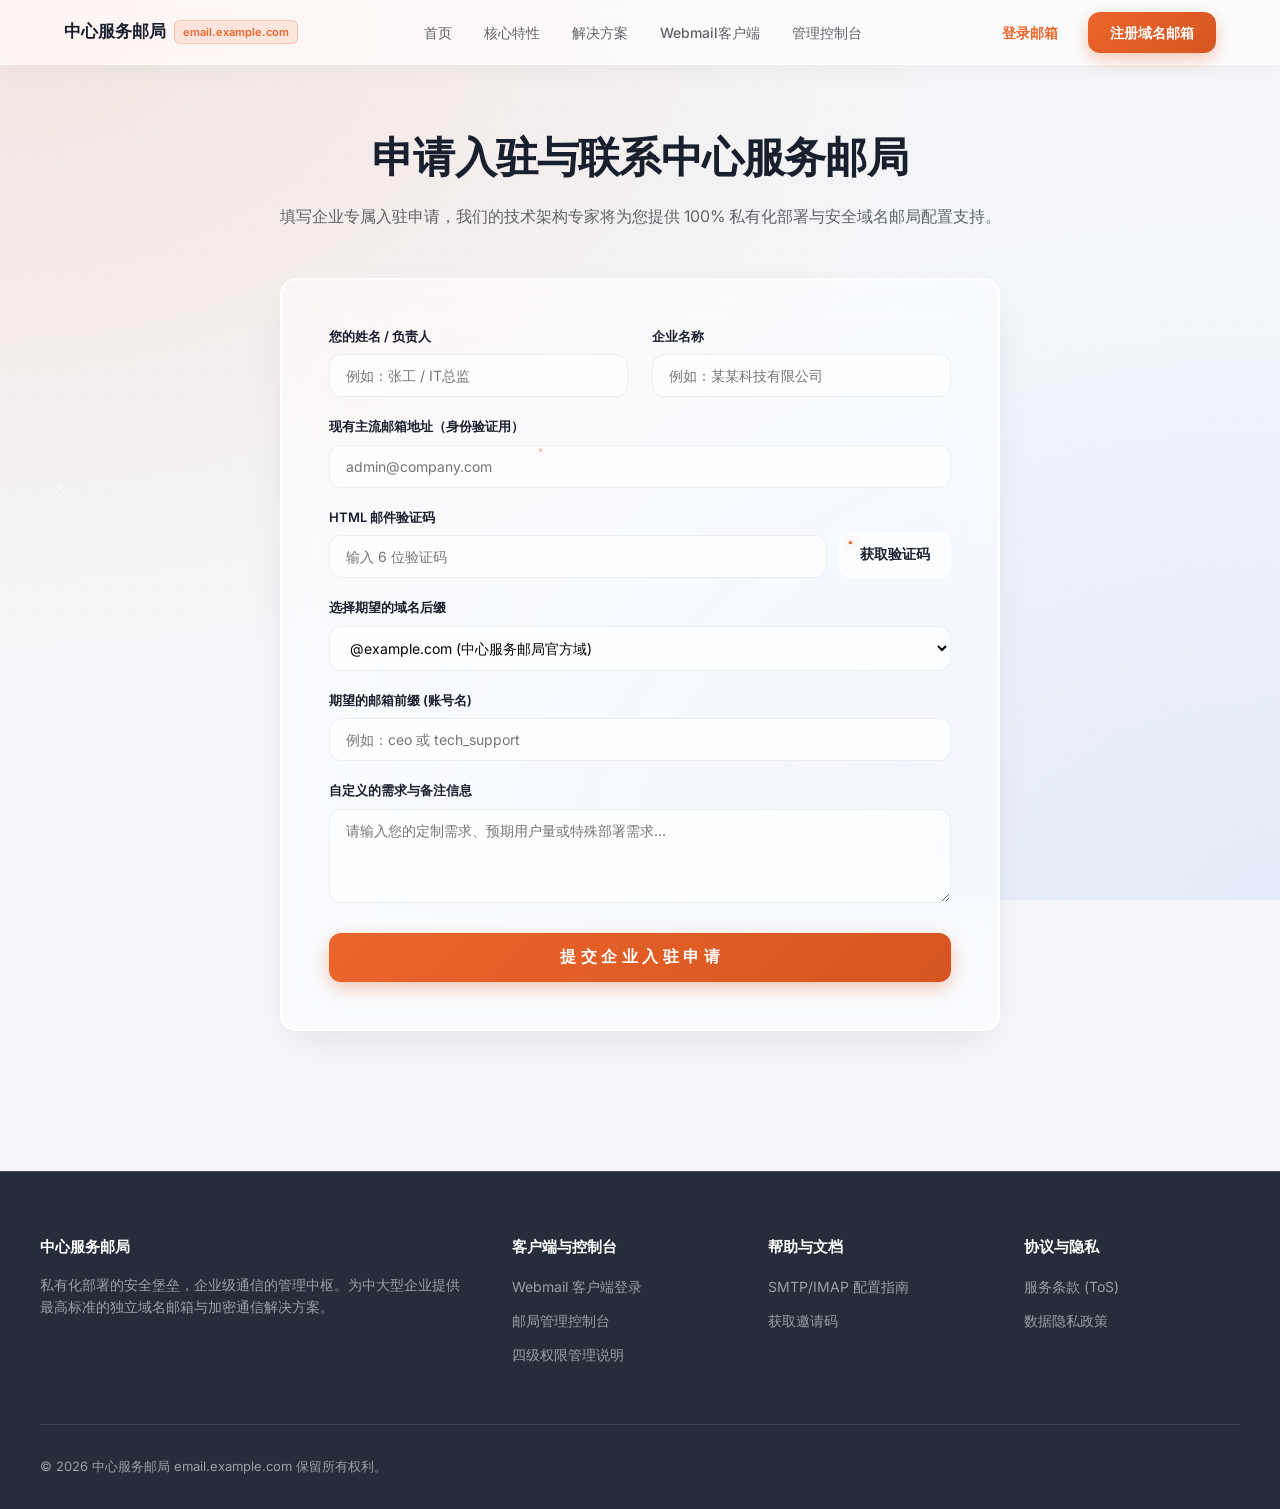
<file: contact.html>
<!DOCTYPE html>
<html lang="zh-CN">
<head>
  <meta charset="UTF-8">
  <meta name="viewport" content="width=device-width, initial-scale=1.0">
  <title>申请入驻与联系我们 - 中心服务邮局</title>
  <link rel="preconnect" href="https://fonts.googleapis.com">
  <link rel="preconnect" href="https://fonts.gstatic.com" crossorigin>
  <link href="https://fonts.googleapis.com/css2?family=Inter:wght@400;500;600;700;800&family=JetBrains+Mono:wght@400;500&display=swap" rel="stylesheet">
  <link rel="stylesheet" href="style.css">
  <script src="site_config.js"></script>
</head>
<body>

  <!-- 模块一：全局导航栏 Aero 毛玻璃 -->
  <header class="site-header">
    <div class="nav-container">
      <a href="index.html" class="nav-brand">
        中心服务邮局
        <span class="badge">email.example.com</span>
      </a>
      <nav class="nav-links">
        <a href="index.html">首页</a>
        <a href="features.html">核心特性</a>
        <a href="pricing.html">解决方案</a>
        <a href="webmail.html">Webmail客户端</a>
        <a href="admin.html">管理控制台</a>
      </nav>
      <div class="nav-actions">
        <a href="webmail.html" class="btn-login">登录邮箱</a>
        <a href="contact.html" class="btn-cta active">注册域名邮箱</a>
      </div>
    </div>
  </header>

  <!-- 联系与申请主体 -->
  <main class="container" style="padding: 60px 24px;">
    <div class="animate-fade-in" style="text-align: center; max-width: 800px; margin: 0 auto 48px;">
      <h1 style="font-size: 42px; font-weight: 800; color: var(--text-primary); margin-bottom: 16px; letter-spacing: -0.8px;">申请入驻与联系中心服务邮局</h1>
      <p style="font-size: 16px; color: var(--text-secondary); line-height: 1.6;">填写企业专属入驻申请，我们的技术架构专家将为您提供 100% 私有化部署与安全域名邮局配置支持。</p>
    </div>

    <div class="aero-glass animate-fade-in" style="max-width: 720px; margin: 0 auto; padding: 48px; animation-delay: 0.1s;">
      <form onsubmit="handleApplySubmit(event)">
        <div class="stagger-item" style="display: grid; grid-template-columns: 1fr 1fr; gap: 24px; margin-bottom: 20px;">
          <div class="form-group" style="margin:0;">
            <label style="display: block; font-size: 13px; font-weight: 600; margin-bottom: 8px;">您的姓名 / 负责人</label>
            <input type="text" id="apply_name" placeholder="例如：张工 / IT总监" required>
          </div>
          <div class="form-group" style="margin:0;">
            <label style="display: block; font-size: 13px; font-weight: 600; margin-bottom: 8px;">企业名称</label>
            <input type="text" id="apply_company" placeholder="例如：某某科技有限公司" required>
          </div>
        </div>

        <div class="form-group stagger-item" style="margin-bottom: 20px;">
          <label style="display: block; font-size: 13px; font-weight: 600; margin-bottom: 8px;">现有主流邮箱地址（身份验证用）</label>
          <input type="email" id="user_email" placeholder="admin@company.com" required>
        </div>

        <div class="stagger-item" style="display: flex; gap: 12px; margin-bottom: 20px; align-items: flex-end;">
          <div class="form-group" style="flex: 1; margin:0;">
            <label style="display: block; font-size: 13px; font-weight: 600; margin-bottom: 8px;">HTML 邮件验证码</label>
            <input type="text" id="apply_code" placeholder="输入 6 位验证码" required>
          </div>
          <button type="button" id="get_code_btn" class="btn-outline" style="padding: 12px 20px; white-space: nowrap; height: 46px;" onclick="sendVerificationCode()">获取验证码</button>
        </div>

        <script>
          function sendVerificationCode() {
            var emailInput = document.getElementById('user_email');
            var email = emailInput.value.trim();
            if (!email || !email.includes('@')) {
              alert('请先输入正确的邮箱地址！');
              emailInput.focus();
              return;
            }

            var btn = document.getElementById('get_code_btn');
            btn.disabled = true;
            btn.style.opacity = '0.6';
            btn.style.cursor = 'not-allowed';

            var xhr = new XMLHttpRequest();
            xhr.open('POST', 'send_code.php', true);
            xhr.setRequestHeader('Content-Type', 'application/x-www-form-urlencoded');
            xhr.onreadystatechange = function() {
              if (xhr.readyState === 4) {
                if (xhr.status === 200) {
                  try {
                    var res = JSON.parse(xhr.responseText);
                    alert(res.message);
                  } catch(e) {
                    alert('验证码发送请求已处理，请查收收件箱。');
                  }
                } else {
                  alert('发送请求异常，请重试。');
                }
              }
            };
            xhr.send('email=' + encodeURIComponent(email));

            var countdown = 30;
            var timer = setInterval(function() {
              if (countdown > 0) {
                btn.innerText = countdown + '秒后重试';
                countdown--;
              } else {
                clearInterval(timer);
                btn.disabled = false;
                btn.style.opacity = '1';
                btn.style.cursor = 'pointer';
                btn.innerText = '获取验证码';
              }
            }, 1000);
          }

          function handleApplySubmit(e) {
            e.preventDefault();
            var name = document.getElementById('apply_name').value.trim();
            var company = document.getElementById('apply_company').value.trim();
            var email = document.getElementById('user_email').value.trim();
            var domain = document.getElementById('apply_domain').value;
            var prefix = document.getElementById('apply_prefix').value.trim();
            var remarks = document.getElementById('apply_remarks').value.trim();

            if (!name || !email || !prefix) {
              alert('请完整填写申请人、主流邮箱与期望前缀！');
              return;
            }

            var submitBtn = e.target.querySelector('button[type="submit"]');
            submitBtn.innerText = '正在提交至管理审核队列...';
            submitBtn.disabled = true;

            var xhr = new XMLHttpRequest();
            xhr.open('POST', 'api_apply.php?action=submit', true);
            xhr.setRequestHeader('Content-Type', 'application/x-www-form-urlencoded');
            xhr.onreadystatechange = function() {
              if (xhr.readyState === 4) {
                submitBtn.innerText = '提 交 企 业 入 驻 申 请';
                submitBtn.disabled = false;
                if (xhr.status === 200) {
                  try {
                    var res = JSON.parse(xhr.responseText);
                    if (res.status) {
                      alert(res.message);
                      e.target.reset();
                    } else {
                      alert('提交失败：' + res.message);
                    }
                  } catch(err) {
                    alert('系统处理异常');
                  }
                } else {
                  alert('网络连接错误');
                }
              }
            };
            var params = 'name=' + encodeURIComponent(name) + '&company=' + encodeURIComponent(company) + '&email=' + encodeURIComponent(email) + '&domain=' + encodeURIComponent(domain) + '&prefix=' + encodeURIComponent(prefix) + '&remarks=' + encodeURIComponent(remarks);
            xhr.send(params);
          }
        </script>

        <div class="form-group stagger-item" style="margin-bottom: 20px;">
          <label style="display: block; font-size: 13px; font-weight: 600; margin-bottom: 8px;">选择期望的域名后缀</label>
          <select id="apply_domain" required>
            <option value="example.com">@example.com (中心服务邮局官方域)</option>
            <option value="learnflow.edu.kg">@learnflow.edu.kg (教育专用域)</option>
            <option value="secure-mail.net">@secure-mail.net (高防商务域)</option>
          </select>
        </div>

        <div class="form-group stagger-item" style="margin-bottom: 20px;">
          <label style="display: block; font-size: 13px; font-weight: 600; margin-bottom: 8px;">期望的邮箱前缀 (账号名)</label>
          <input type="text" id="apply_prefix" placeholder="例如：ceo 或 tech_support" required>
        </div>

        <div class="form-group stagger-item" style="margin-bottom: 24px;">
          <label style="display: block; font-size: 13px; font-weight: 600; margin-bottom: 8px;">自定义的需求与备注信息</label>
          <textarea id="apply_remarks" rows="4" placeholder="请输入您的定制需求、预期用户量或特殊部署需求..."></textarea>
        </div>

        <button type="submit" class="btn-cta stagger-item" style="width: 100%; padding: 14px; font-size: 16px;">提 交 企 业 入 驻 申 请</button>
      </form>
    </div>
  </main>

  <!-- 页脚 -->
  <footer class="site-footer">
    <div class="footer-container">
      <div class="footer-col">
        <h4>中心服务邮局</h4>
        <p>私有化部署的安全堡垒，企业级通信的管理中枢。为中大型企业提供最高标准的独立域名邮箱与加密通信解决方案。</p>
      </div>
      <div class="footer-col">
        <h4>客户端与控制台</h4>
        <ul>
          <li><a href="webmail.html">Webmail 客户端登录</a></li>
          <li><a href="admin.html">邮局管理控制台</a></li>
          <li><a href="features.html">四级权限管理说明</a></li>
        </ul>
      </div>
      <div class="footer-col">
        <h4>帮助与文档</h4>
        <ul>
          <li><a href="features.html">SMTP/IMAP 配置指南</a></li>
          <li><a href="contact.html">获取邀请码</a></li>
        </ul>
      </div>
      <div class="footer-col">
        <h4>协议与隐私</h4>
        <ul>
          <li><a href="index.html">服务条款 (ToS)</a></li>
          <li><a href="index.html">数据隐私政策</a></li>
        </ul>
      </div>
    </div>
    <div class="footer-bottom">
      <div class="footer-bottom-row">
        <div>© 2026 中心服务邮局 email.example.com 保留所有权利。</div>
      </div>
    </div>
  </footer>

</body>
<script src="particles.js"></script>
</html>
</file>
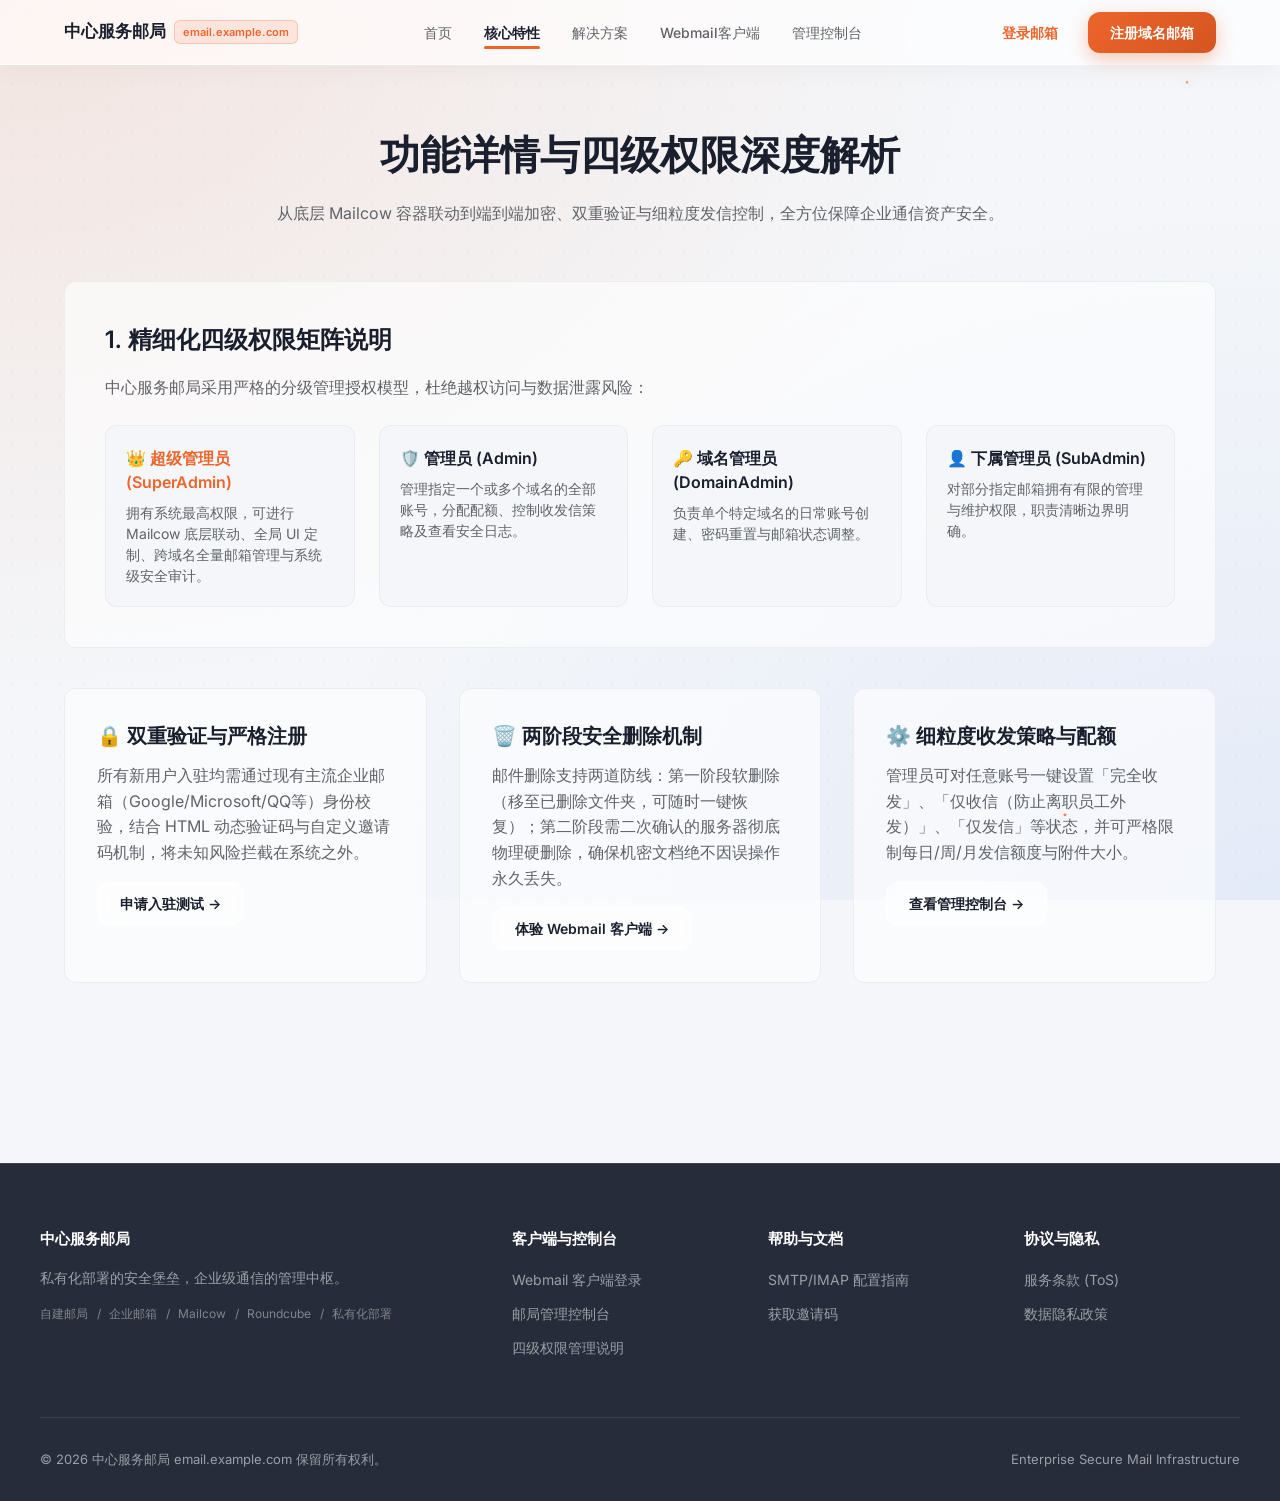
<file: features.html>
<!DOCTYPE html>
<html lang="zh-CN">
<head>
  <meta charset="UTF-8">
  <meta name="viewport" content="width=device-width, initial-scale=1.0">
  <title>核心特性与权限架构 - 中心服务邮局</title>
  <link rel="preconnect" href="https://fonts.googleapis.com">
  <link rel="preconnect" href="https://fonts.gstatic.com" crossorigin>
  <link href="https://fonts.googleapis.com/css2?family=Inter:wght@400;500;600;700&family=JetBrains+Mono:wght@400;500&display=swap" rel="stylesheet">
  <link rel="stylesheet" href="style.css">
  <script src="site_config.js"></script>
</head>
<body>

  <!-- 模块一：全局导航栏 -->
  <header class="site-header">
    <div class="nav-container">
      <a href="index.html" class="nav-brand">
        中心服务邮局
        <span class="badge">email.example.com</span>
      </a>
      <nav class="nav-links">
        <a href="index.html">首页</a>
        <a href="features.html" class="active">核心特性</a>
        <a href="pricing.html">解决方案</a>
        <a href="webmail.html">Webmail客户端</a>
        <a href="admin.html">管理控制台</a>
      </nav>
      <div class="nav-actions">
        <a href="webmail.html" class="btn-login">登录邮箱</a>
        <a href="contact.html" class="btn-cta">注册域名邮箱</a>
      </div>
    </div>
  </header>

  <!-- 页面主体内容 -->
  <main class="container" style="padding: 60px 24px;">
    <div style="text-align: center; max-width: 800px; margin: 0 auto 56px;">
      <h1 style="font-size: 40px; font-weight: 700; color: var(--text-primary); margin-bottom: 16px;">功能详情与四级权限深度解析</h1>
      <p style="font-size: 16px; color: var(--text-secondary);">从底层 Mailcow 容器联动到端到端加密、双重验证与细粒度发信控制，全方位保障企业通信资产安全。</p>
    </div>

    <!-- 模块详情一：四级权限细解 -->
    <div style="background: var(--bg-panel); border: 1px solid var(--border-color); border-radius: var(--radius); padding: 40px; margin-bottom: 40px; box-shadow: var(--shadow-sm);">
      <h2 style="font-size: 24px; font-weight: 600; margin-bottom: 16px; color: var(--text-primary);">1. 精细化四级权限矩阵说明</h2>
      <p style="color: var(--text-secondary); margin-bottom: 24px; line-height: 1.7;">
        中心服务邮局采用严格的分级管理授权模型，杜绝越权访问与数据泄露风险：
      </p>
      <div style="display: grid; grid-template-columns: repeat(auto-fit, minmax(240px, 1fr)); gap: 24px;">
        <div style="background: var(--bg-canvas); padding: 20px; border-radius: var(--radius); border: 1px solid var(--border-color);">
          <h3 style="font-size: 16px; font-weight: 600; margin-bottom: 8px; color: var(--accent-orange);">👑 超级管理员 (SuperAdmin)</h3>
          <p style="font-size: 14px; color: var(--text-secondary);">拥有系统最高权限，可进行 Mailcow 底层联动、全局 UI 定制、跨域名全量邮箱管理与系统级安全审计。</p>
        </div>
        <div style="background: var(--bg-canvas); padding: 20px; border-radius: var(--radius); border: 1px solid var(--border-color);">
          <h3 style="font-size: 16px; font-weight: 600; margin-bottom: 8px; color: var(--text-primary);">🛡️ 管理员 (Admin)</h3>
          <p style="font-size: 14px; color: var(--text-secondary);">管理指定一个或多个域名的全部账号，分配配额、控制收发信策略及查看安全日志。</p>
        </div>
        <div style="background: var(--bg-canvas); padding: 20px; border-radius: var(--radius); border: 1px solid var(--border-color);">
          <h3 style="font-size: 16px; font-weight: 600; margin-bottom: 8px; color: var(--text-primary);">🔑 域名管理员 (DomainAdmin)</h3>
          <p style="font-size: 14px; color: var(--text-secondary);">负责单个特定域名的日常账号创建、密码重置与邮箱状态调整。</p>
        </div>
        <div style="background: var(--bg-canvas); padding: 20px; border-radius: var(--radius); border: 1px solid var(--border-color);">
          <h3 style="font-size: 16px; font-weight: 600; margin-bottom: 8px; color: var(--text-primary);">👤 下属管理员 (SubAdmin)</h3>
          <p style="font-size: 14px; color: var(--text-secondary);">对部分指定邮箱拥有有限的管理与维护权限，职责清晰边界明确。</p>
        </div>
      </div>
    </div>

    <!-- 模块详情二：安全与策略特性 -->
    <div style="display: grid; grid-template-columns: repeat(auto-fit, minmax(350px, 1fr)); gap: 32px; margin-bottom: 40px;">
      <div style="background: var(--bg-panel); border: 1px solid var(--border-color); border-radius: var(--radius); padding: 32px;">
        <h3 style="font-size: 20px; font-weight: 600; margin-bottom: 12px;">🔒 双重验证与严格注册</h3>
        <p style="color: var(--text-secondary); line-height: 1.6; margin-bottom: 16px;">
          所有新用户入驻均需通过现有主流企业邮箱（Google/Microsoft/QQ等）身份校验，结合 HTML 动态验证码与自定义邀请码机制，将未知风险拦截在系统之外。
        </p>
        <a href="contact.html" class="btn-outline" style="display: inline-block;">申请入驻测试 →</a>
      </div>

      <div style="background: var(--bg-panel); border: 1px solid var(--border-color); border-radius: var(--radius); padding: 32px;">
        <h3 style="font-size: 20px; font-weight: 600; margin-bottom: 12px;">🗑️ 两阶段安全删除机制</h3>
        <p style="color: var(--text-secondary); line-height: 1.6; margin-bottom: 16px;">
          邮件删除支持两道防线：第一阶段软删除（移至已删除文件夹，可随时一键恢复）；第二阶段需二次确认的服务器彻底物理硬删除，确保机密文档绝不因误操作永久丢失。
        </p>
        <a href="webmail.html" class="btn-outline" style="display: inline-block;">体验 Webmail 客户端 →</a>
      </div>

      <div style="background: var(--bg-panel); border: 1px solid var(--border-color); border-radius: var(--radius); padding: 32px;">
        <h3 style="font-size: 20px; font-weight: 600; margin-bottom: 12px;">⚙️ 细粒度收发策略与配额</h3>
        <p style="color: var(--text-secondary); line-height: 1.6; margin-bottom: 16px;">
          管理员可对任意账号一键设置「完全收发」、「仅收信（防止离职员工外发）」、「仅发信」等状态，并可严格限制每日/周/月发信额度与附件大小。
        </p>
        <a href="admin.html" class="btn-outline" style="display: inline-block;">查看管理控制台 →</a>
      </div>
    </div>
  </main>

  <!-- 模块七：页脚 -->
  <footer class="site-footer">
    <div class="footer-container">
      <div class="footer-col">
        <h4>中心服务邮局</h4>
        <p>私有化部署的安全堡垒，企业级通信的管理中枢。</p>
        <div class="seo-tags">
          <span>自建邮局</span>
          <span>企业邮箱</span>
          <span>Mailcow</span>
          <span>Roundcube</span>
          <span>私有化部署</span>
        </div>
      </div>
      <div class="footer-col">
        <h4>客户端与控制台</h4>
        <ul>
          <li><a href="webmail.html">Webmail 客户端登录</a></li>
          <li><a href="admin.html">邮局管理控制台</a></li>
          <li><a href="features.html">四级权限管理说明</a></li>
        </ul>
      </div>
      <div class="footer-col">
        <h4>帮助与文档</h4>
        <ul>
          <li><a href="features.html">SMTP/IMAP 配置指南</a></li>
          <li><a href="contact.html">获取邀请码</a></li>
        </ul>
      </div>
      <div class="footer-col">
        <h4>协议与隐私</h4>
        <ul>
          <li><a href="index.html">服务条款 (ToS)</a></li>
          <li><a href="index.html">数据隐私政策</a></li>
        </ul>
      </div>
    </div>
    <div class="footer-bottom">
      <div class="footer-bottom-row">
        <div>© 2026 中心服务邮局 email.example.com 保留所有权利。</div>
        <div>Enterprise Secure Mail Infrastructure</div>
      </div>
    </div>
  </footer>

</body>
<script src="particles.js"></script>
</html>
</file>
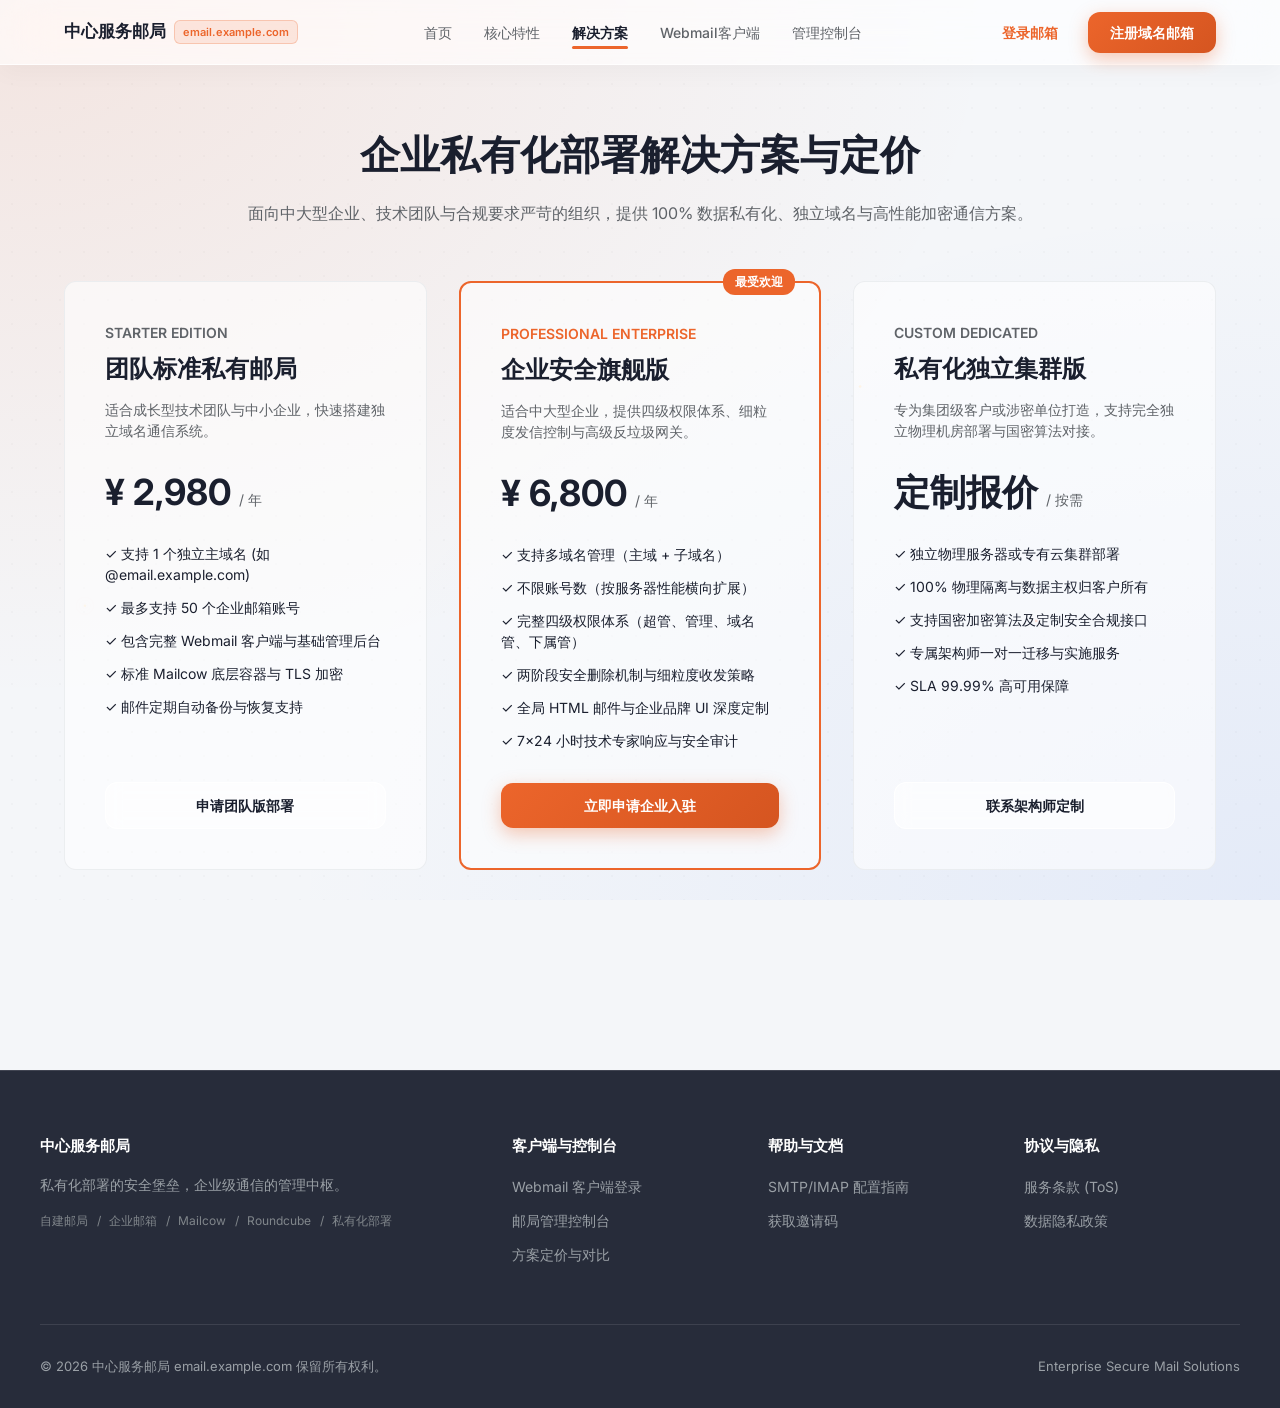
<file: pricing.html>
<!DOCTYPE html>
<html lang="zh-CN">
<head>
  <meta charset="UTF-8">
  <meta name="viewport" content="width=device-width, initial-scale=1.0">
  <title>解决方案与方案定价 - 中心服务邮局</title>
  <link rel="preconnect" href="https://fonts.googleapis.com">
  <link rel="preconnect" href="https://fonts.gstatic.com" crossorigin>
  <link href="https://fonts.googleapis.com/css2?family=Inter:wght@400;500;600;700&family=JetBrains+Mono:wght@400;500&display=swap" rel="stylesheet">
  <link rel="stylesheet" href="style.css">
  <script src="site_config.js"></script>
</head>
<body>

  <!-- 模块一：全局导航栏 -->
  <header class="site-header">
    <div class="nav-container">
      <a href="index.html" class="nav-brand">
        中心服务邮局
        <span class="badge">email.example.com</span>
      </a>
      <nav class="nav-links">
        <a href="index.html">首页</a>
        <a href="features.html">核心特性</a>
        <a href="pricing.html" class="active">解决方案</a>
        <a href="webmail.html">Webmail客户端</a>
        <a href="admin.html">管理控制台</a>
      </nav>
      <div class="nav-actions">
        <a href="webmail.html" class="btn-login">登录邮箱</a>
        <a href="contact.html" class="btn-cta">注册域名邮箱</a>
      </div>
    </div>
  </header>

  <!-- 页面主体内容 -->
  <main class="container" style="padding: 60px 24px;">
    <div style="text-align: center; max-width: 800px; margin: 0 auto 56px;">
      <h1 style="font-size: 40px; font-weight: 700; color: var(--text-primary); margin-bottom: 16px;">企业私有化部署解决方案与定价</h1>
      <p style="font-size: 16px; color: var(--text-secondary);">面向中大型企业、技术团队与合规要求严苛的组织，提供 100% 数据私有化、独立域名与高性能加密通信方案。</p>
    </div>

    <!-- 定价卡片网格 -->
    <div style="display: grid; grid-template-columns: repeat(auto-fit, minmax(320px, 1fr)); gap: 32px; margin-bottom: 60px;">
      
      <!-- 方案一：团队标准版 -->
      <div style="background: var(--bg-panel); border: 1px solid var(--border-color); border-radius: var(--radius); padding: 40px; display: flex; flex-direction: column; justify-content: space-between; box-shadow: var(--shadow-sm);">
        <div>
          <div style="font-size: 14px; font-weight: 600; color: var(--text-secondary); text-transform: uppercase; margin-bottom: 8px;">Starter Edition</div>
          <h3 style="font-size: 24px; font-weight: 700; color: var(--text-primary); margin-bottom: 12px;">团队标准私有邮局</h3>
          <p style="font-size: 14px; color: var(--text-secondary); margin-bottom: 24px;">适合成长型技术团队与中小企业，快速搭建独立域名通信系统。</p>
          <div style="font-size: 36px; font-weight: 700; color: var(--text-primary); margin-bottom: 24px;">¥ 2,980 <span style="font-size: 14px; font-weight: 400; color: var(--text-secondary);">/ 年</span></div>
          <ul style="list-style: none; display: flex; flex-direction: column; gap: 12px; margin-bottom: 32px; font-size: 14px; color: var(--text-primary);">
            <li>✓ 支持 1 个独立主域名 (如 @email.example.com)</li>
            <li>✓ 最多支持 50 个企业邮箱账号</li>
            <li>✓ 包含完整 Webmail 客户端与基础管理后台</li>
            <li>✓ 标准 Mailcow 底层容器与 TLS 加密</li>
            <li>✓ 邮件定期自动备份与恢复支持</li>
          </ul>
        </div>
        <a href="contact.html" class="btn-outline" style="text-align: center; display: block; padding: 12px;">申请团队版部署</a>
      </div>

      <!-- 方案二：企业专业版 (推荐) -->
      <div style="background: var(--bg-panel); border: 2px solid var(--accent-orange); border-radius: var(--radius); padding: 40px; display: flex; flex-direction: column; justify-content: space-between; box-shadow: var(--shadow-md); position: relative;">
        <div style="position: absolute; top: -14px; right: 24px; background: var(--accent-orange); color: #ffffff; font-size: 12px; font-weight: 600; padding: 4px 12px; border-radius: 12px;">最受欢迎</div>
        <div>
          <div style="font-size: 14px; font-weight: 600; color: var(--accent-orange); text-transform: uppercase; margin-bottom: 8px;">Professional Enterprise</div>
          <h3 style="font-size: 24px; font-weight: 700; color: var(--text-primary); margin-bottom: 12px;">企业安全旗舰版</h3>
          <p style="font-size: 14px; color: var(--text-secondary); margin-bottom: 24px;">适合中大型企业，提供四级权限体系、细粒度发信控制与高级反垃圾网关。</p>
          <div style="font-size: 36px; font-weight: 700; color: var(--text-primary); margin-bottom: 24px;">¥ 6,800 <span style="font-size: 14px; font-weight: 400; color: var(--text-secondary);">/ 年</span></div>
          <ul style="list-style: none; display: flex; flex-direction: column; gap: 12px; margin-bottom: 32px; font-size: 14px; color: var(--text-primary);">
            <li>✓ 支持多域名管理（主域 + 子域名）</li>
            <li>✓ 不限账号数（按服务器性能横向扩展）</li>
            <li>✓ 完整四级权限体系（超管、管理、域名管、下属管）</li>
            <li>✓ 两阶段安全删除机制与细粒度收发策略</li>
            <li>✓ 全局 HTML 邮件与企业品牌 UI 深度定制</li>
            <li>✓ 7×24 小时技术专家响应与安全审计</li>
          </ul>
        </div>
        <a href="contact.html" class="btn-cta" style="text-align: center; display: block; padding: 12px;">立即申请企业入驻</a>
      </div>

      <!-- 方案三：私有化定制版 -->
      <div style="background: var(--bg-panel); border: 1px solid var(--border-color); border-radius: var(--radius); padding: 40px; display: flex; flex-direction: column; justify-content: space-between; box-shadow: var(--shadow-sm);">
        <div>
          <div style="font-size: 14px; font-weight: 600; color: var(--text-secondary); text-transform: uppercase; margin-bottom: 8px;">Custom Dedicated</div>
          <h3 style="font-size: 24px; font-weight: 700; color: var(--text-primary); margin-bottom: 12px;">私有化独立集群版</h3>
          <p style="font-size: 14px; color: var(--text-secondary); margin-bottom: 24px;">专为集团级客户或涉密单位打造，支持完全独立物理机房部署与国密算法对接。</p>
          <div style="font-size: 36px; font-weight: 700; color: var(--text-primary); margin-bottom: 24px;">定制报价 <span style="font-size: 14px; font-weight: 400; color: var(--text-secondary);">/ 按需</span></div>
          <ul style="list-style: none; display: flex; flex-direction: column; gap: 12px; margin-bottom: 32px; font-size: 14px; color: var(--text-primary);">
            <li>✓ 独立物理服务器或专有云集群部署</li>
            <li>✓ 100% 物理隔离与数据主权归客户所有</li>
            <li>✓ 支持国密加密算法及定制安全合规接口</li>
            <li>✓ 专属架构师一对一迁移与实施服务</li>
            <li>✓ SLA 99.99% 高可用保障</li>
          </ul>
        </div>
        <a href="contact.html" class="btn-outline" style="text-align: center; display: block; padding: 12px;">联系架构师定制</a>
      </div>

    </div>
  </main>

  <!-- 模块七：页脚 -->
  <footer class="site-footer">
    <div class="footer-container">
      <div class="footer-col">
        <h4>中心服务邮局</h4>
        <p>私有化部署的安全堡垒，企业级通信的管理中枢。</p>
        <div class="seo-tags">
          <span>自建邮局</span>
          <span>企业邮箱</span>
          <span>Mailcow</span>
          <span>Roundcube</span>
          <span>私有化部署</span>
        </div>
      </div>
      <div class="footer-col">
        <h4>客户端与控制台</h4>
        <ul>
          <li><a href="webmail.html">Webmail 客户端登录</a></li>
          <li><a href="admin.html">邮局管理控制台</a></li>
          <li><a href="pricing.html">方案定价与对比</a></li>
        </ul>
      </div>
      <div class="footer-col">
        <h4>帮助与文档</h4>
        <ul>
          <li><a href="features.html">SMTP/IMAP 配置指南</a></li>
          <li><a href="contact.html">获取邀请码</a></li>
        </ul>
      </div>
      <div class="footer-col">
        <h4>协议与隐私</h4>
        <ul>
          <li><a href="index.html">服务条款 (ToS)</a></li>
          <li><a href="index.html">数据隐私政策</a></li>
        </ul>
      </div>
    </div>
    <div class="footer-bottom">
      <div class="footer-bottom-row">
        <div>© 2026 中心服务邮局 email.example.com 保留所有权利。</div>
        <div>Enterprise Secure Mail Solutions</div>
      </div>
    </div>
  </footer>

</body>
<script src="particles.js"></script>
</html>
</file>
<file: style.css>
:root {
  --bg-canvas: #f4f6f9;
  --bg-panel: rgba(255, 255, 255, 0.58);
  --bg-panel-solid: #ffffff;
  --bg-subtle: rgba(240, 242, 245, 0.7);
  
  /* Aero Glass 经典透明及深层高斯模糊变量 */
  --glass-bg: rgba(255, 255, 255, 0.52);
  --glass-bg-hover: rgba(255, 255, 255, 0.72);
  --glass-border: rgba(255, 255, 255, 0.9);
  --glass-border-glow: rgba(236, 101, 43, 0.6);
  --glass-shadow: 0 16px 40px -8px rgba(26, 31, 46, 0.08), 0 0 0 1px rgba(255, 255, 255, 0.8) inset;
  --glass-shadow-hover: 0 24px 50px -12px rgba(236, 101, 43, 0.22), 0 0 0 1.5px rgba(236, 101, 43, 0.5) inset;
  --glass-blur: blur(24px) saturate(200%);

  --border-color: rgba(232, 234, 237, 0.8);
  --text-primary: #1a1f2e;
  --text-secondary: #5f6368;
  --accent-orange: #ec652b;
  --accent-orange-hover: #d55520;
  --accent-orange-glow: rgba(236, 101, 43, 0.35);
  --accent-blue: #2563eb;
  
  --font-sans: 'Inter', -apple-system, BlinkMacSystemFont, "Segoe UI", Roboto, sans-serif;
  --font-mono: 'JetBrains Mono', monospace;
  --radius: 12px;
  --radius-lg: 16px;

  /* 物理弹簧与阻尼微动贝塞尔曲线 */
  --ease-spring: cubic-bezier(0.34, 1.56, 0.64, 1);       /* 弹簧回弹曲线 */
  --ease-out-physics: cubic-bezier(0.16, 1, 0.3, 1);      /* 物理惯性滑入 */
  --ease-in-physics: cubic-bezier(0.7, 0, 0.84, 0);       /* 匀减速收回 */
}

* {
  box-sizing: border-box;
  margin: 0;
  padding: 0;
}

body {
  font-family: var(--font-sans);
  background-color: var(--bg-canvas);
  color: var(--text-primary);
  line-height: 1.5;
  -webkit-font-smoothing: antialiased;
  background-image: 
    radial-gradient(at 0% 0%, rgba(236, 101, 43, 0.12) 0px, transparent 55%),
    radial-gradient(at 100% 100%, rgba(37, 99, 235, 0.08) 0px, transparent 55%),
    radial-gradient(rgba(0, 0, 0, 0.02) 1px, transparent 1px);
  background-size: 100% 100%, 100% 100%, 24px 24px;
  background-attachment: fixed;
  overflow-x: hidden;
}

/* 全屏动态粒子 Canvas 浮层 */
#particles-canvas {
  position: fixed;
  top: 0;
  left: 0;
  width: 100vw;
  height: 100vh;
  pointer-events: none;
  z-index: 999;
}

/* 经典 Aero Glass 毛玻璃组件及物理响应 */
.aero-glass {
  background: var(--glass-bg);
  backdrop-filter: var(--glass-blur);
  -webkit-backdrop-filter: var(--glass-blur);
  border: 1px solid var(--glass-border);
  box-shadow: var(--glass-shadow);
  border-radius: var(--radius-lg);
  position: relative;
  overflow: hidden;
  transition: transform 0.4s var(--ease-out-physics), 
              box-shadow 0.4s var(--ease-out-physics), 
              background 0.4s var(--ease-out-physics), 
              border-color 0.4s var(--ease-out-physics);
}

.aero-glass::before {
  content: '';
  position: absolute;
  top: 0;
  left: -120%;
  width: 100%;
  height: 100%;
  background: linear-gradient(90deg, transparent, rgba(255, 255, 255, 0.5), transparent);
  transition: left 0.8s var(--ease-out-physics);
  pointer-events: none;
}

.aero-glass:hover::before {
  left: 120%;
}

.aero-glass:hover {
  background: var(--glass-bg-hover);
  border-color: var(--glass-border-glow);
  box-shadow: var(--glass-shadow-hover);
  transform: translateY(-4px) scale(1.008);
  transition-duration: 0.25s; /* 进场略快 */
}

.aero-glass:not(:hover) {
  transition-duration: 0.6s; /* 退场平缓延迟，形成物理惯性残影 */
}

/* 浏览器无法支持 backdrop-filter 时自动回退 */
@supports not (backdrop-filter: blur(1px)) {
  .aero-glass {
    background: rgba(255, 255, 255, 0.95);
  }
}

/* 物理弹簧关键帧动画 */
@keyframes springPopIn {
  0% {
    opacity: 0;
    transform: translateY(32px) scale(0.94);
  }
  70% {
    opacity: 0.9;
    transform: translateY(-4px) scale(1.015); /* 阻尼物理回弹 */
  }
  100% {
    opacity: 1;
    transform: translateY(0) scale(1);
  }
}

@keyframes waterfallSlide {
  0% {
    opacity: 0;
    transform: translateY(28px);
  }
  100% {
    opacity: 1;
    transform: translateY(0);
  }
}

.animate-spring-in {
  animation: springPopIn 0.8s var(--ease-spring) forwards;
}

.stagger-item {
  opacity: 0;
  animation: waterfallSlide 0.75s var(--ease-out-physics) forwards;
}

.stagger-item:nth-child(1) { animation-delay: 0.08s; }
.stagger-item:nth-child(2) { animation-delay: 0.16s; }
.stagger-item:nth-child(3) { animation-delay: 0.24s; }
.stagger-item:nth-child(4) { animation-delay: 0.32s; }
.stagger-item:nth-child(5) { animation-delay: 0.40s; }

/* 顶部 Aero 毛玻璃导航 */
.site-header {
  position: sticky;
  top: 0;
  z-index: 1000;
  background: rgba(255, 255, 255, 0.65);
  backdrop-filter: var(--glass-blur);
  -webkit-backdrop-filter: var(--glass-blur);
  border-bottom: 1px solid rgba(255, 255, 255, 0.8);
  box-shadow: 0 8px 24px rgba(0, 0, 0, 0.03);
  transition: background 0.4s var(--ease-out-physics);
}

.nav-container {
  max-width: 1200px;
  margin: 0 auto;
  padding: 0 24px;
  height: 64px;
  display: flex;
  align-items: center;
  justify-content: space-between;
}

.nav-brand {
  font-weight: 700;
  font-size: 17px;
  color: var(--text-primary);
  text-decoration: none;
  display: flex;
  align-items: center;
  gap: 8px;
  transition: transform 0.3s var(--ease-spring);
}

.nav-brand:hover {
  transform: scale(1.04) translateY(-1px);
}

.nav-brand span.badge {
  font-size: 11px;
  font-weight: 600;
  background: rgba(236, 101, 43, 0.12);
  color: var(--accent-orange);
  padding: 3px 8px;
  border-radius: 6px;
  border: 1px solid rgba(236, 101, 43, 0.25);
}

.nav-links {
  display: flex;
  align-items: center;
  gap: 32px;
}

.nav-links a {
  font-size: 14px;
  font-weight: 500;
  color: var(--text-secondary);
  text-decoration: none;
  position: relative;
  padding: 6px 0;
  transition: color 0.3s var(--ease-out-physics);
}

.nav-links a::after {
  content: '';
  position: absolute;
  bottom: 0;
  left: 50%;
  width: 0;
  height: 2.5px;
  background: var(--accent-orange);
  transition: all 0.35s var(--ease-spring);
  transform: translateX(-50%);
  border-radius: 4px;
}

.nav-links a:hover, .nav-links a.active {
  color: var(--text-primary);
  font-weight: 600;
}

.nav-links a:hover::after, .nav-links a.active::after {
  width: 100%;
}

.nav-actions {
  display: flex;
  align-items: center;
  gap: 16px;
}

/* 按钮流动光晕与微动反弹 */
.btn-login {
  font-size: 14px;
  color: var(--accent-orange);
  text-decoration: none;
  font-weight: 600;
  background: none;
  border: none;
  cursor: pointer;
  padding: 8px 14px;
  border-radius: var(--radius);
  transition: all 0.3s var(--ease-spring);
}

.btn-login:hover {
  background: rgba(236, 101, 43, 0.1);
  transform: translateY(-2px);
}

.btn-cta {
  background: linear-gradient(135deg, #ec652b 0%, #d55520 100%);
  color: #ffffff;
  font-size: 14px;
  font-weight: 600;
  padding: 10px 22px;
  border-radius: var(--radius);
  text-decoration: none;
  border: none;
  cursor: pointer;
  display: inline-flex;
  align-items: center;
  justify-content: center;
  box-shadow: 0 6px 18px var(--accent-orange-glow);
  transition: transform 0.3s var(--ease-spring), 
              box-shadow 0.3s var(--ease-spring),
              background 0.3s var(--ease-out-physics);
  position: relative;
  overflow: hidden;
}

.btn-cta::after {
  content: '';
  position: absolute;
  top: -50%;
  left: -50%;
  width: 200%;
  height: 200%;
  background: radial-gradient(circle, rgba(255,255,255,0.4) 0%, transparent 65%);
  opacity: 0;
  transition: opacity 0.4s var(--ease-out-physics);
  pointer-events: none;
}

.btn-cta:hover {
  transform: translateY(-3px) scale(1.03);
  box-shadow: 0 10px 28px rgba(236, 101, 43, 0.5);
  color: #ffffff;
}

.btn-cta:hover::after {
  opacity: 1;
}

.btn-cta:active {
  transform: translateY(1px) scale(0.97);
  box-shadow: 0 3px 10px var(--accent-orange-glow);
  transition-duration: 0.08s;
}

.btn-outline {
  background: rgba(255, 255, 255, 0.6);
  backdrop-filter: blur(8px);
  -webkit-backdrop-filter: blur(8px);
  color: var(--text-primary);
  border: 1.5px solid var(--glass-border);
  font-size: 14px;
  font-weight: 600;
  padding: 10px 22px;
  border-radius: var(--radius);
  text-decoration: none;
  display: inline-flex;
  align-items: center;
  justify-content: center;
  transition: transform 0.3s var(--ease-spring), 
              border-color 0.3s var(--ease-out-physics),
              background 0.3s var(--ease-out-physics);
}

.btn-outline:hover {
  border-color: var(--accent-orange);
  background: rgba(255, 255, 255, 0.9);
  transform: translateY(-3px) scale(1.02);
  box-shadow: 0 6px 16px rgba(0, 0, 0, 0.06);
}

.btn-outline:active {
  transform: translateY(1px) scale(0.97);
  transition-duration: 0.08s;
}

/* Hero Section */
.hero-section {
  padding: 80px 0;
}

.hero-grid {
  display: grid;
  grid-template-columns: 55% 45%;
  gap: 40px;
  align-items: center;
}

.hero-tag {
  display: inline-flex;
  align-items: center;
  gap: 8px;
  font-size: 13px;
  font-weight: 600;
  color: var(--accent-orange);
  background: rgba(236, 101, 43, 0.1);
  border: 1px solid rgba(236, 101, 43, 0.25);
  padding: 6px 16px;
  border-radius: 20px;
  margin-bottom: 20px;
  backdrop-filter: blur(4px);
}

.hero-tag .dot {
  width: 8px;
  height: 8px;
  background-color: var(--accent-orange);
  border-radius: 50%;
  box-shadow: 0 0 10px var(--accent-orange);
}

.hero-title {
  font-size: 52px;
  font-weight: 800;
  color: var(--text-primary);
  line-height: 1.15;
  letter-spacing: -1px;
  margin-bottom: 20px;
}

.hero-subtitle {
  font-size: 17px;
  color: var(--text-secondary);
  line-height: 1.65;
  margin-bottom: 36px;
}

.hero-btns {
  display: flex;
  gap: 16px;
}

.hero-panel {
  padding: 36px;
}

.hero-metrics {
  display: grid;
  grid-template-columns: repeat(3, 1fr);
  gap: 16px;
  margin-bottom: 32px;
  padding-bottom: 24px;
  border-bottom: 1px solid var(--border-color);
}

.metric-item .metric-num {
  font-size: 24px;
  font-weight: 800;
  color: var(--accent-orange);
  margin-bottom: 4px;
}

.metric-item .metric-desc {
  font-size: 12px;
  font-weight: 500;
  color: var(--text-secondary);
}

.flow-diagram {
  display: flex;
  align-items: center;
  justify-content: space-between;
  gap: 8px;
}

.flow-step {
  text-align: center;
}

.step-icon {
  width: 42px;
  height: 42px;
  background: rgba(255, 255, 255, 0.85);
  border: 1px solid var(--border-color);
  border-radius: 50%;
  display: flex;
  align-items: center;
  justify-content: center;
  font-size: 13px;
  font-weight: 700;
  color: var(--accent-orange);
  margin: 0 auto 8px;
  font-family: var(--font-mono);
  box-shadow: 0 4px 12px rgba(0, 0, 0, 0.04);
  transition: transform 0.4s var(--ease-spring);
}

.flow-step:hover .step-icon {
  transform: scale(1.15) rotate(6deg);
  border-color: var(--accent-orange);
}

.step-text {
  font-size: 12px;
  font-weight: 500;
  color: var(--text-secondary);
}

.flow-arrow {
  font-size: 16px;
  color: var(--accent-orange);
  font-weight: 700;
}

/* 权限矩阵表格与卡片 */
.permission-section {
  padding: 70px 0;
}

.table-wrapper {
  overflow-x: auto;
  padding: 16px;
}

.permission-table {
  width: 100%;
  border-collapse: separate;
  border-spacing: 0 8px;
}

.permission-table th {
  background: rgba(236, 101, 43, 0.08);
  color: var(--text-primary);
  font-weight: 700;
  font-size: 14px;
  padding: 16px 20px;
  text-align: left;
  border: none;
}

.permission-table th:first-child {
  border-top-left-radius: var(--radius);
  border-bottom-left-radius: var(--radius);
}

.permission-table th:last-child {
  border-top-right-radius: var(--radius);
  border-bottom-right-radius: var(--radius);
}

.permission-table td {
  background: rgba(255, 255, 255, 0.65);
  padding: 16px 20px;
  font-size: 14px;
  border-top: 1px solid rgba(255, 255, 255, 0.9);
  border-bottom: 1px solid rgba(255, 255, 255, 0.9);
  transition: background 0.3s var(--ease-out-physics), transform 0.3s var(--ease-spring);
}

.permission-table tr:hover td {
  background: rgba(255, 255, 255, 0.95);
}

.permission-table td:first-child {
  border-left: 1px solid rgba(255, 255, 255, 0.9);
  border-top-left-radius: var(--radius);
  border-bottom-left-radius: var(--radius);
  font-weight: 600;
}

.permission-table td:last-child {
  border-right: 1px solid rgba(255, 255, 255, 0.9);
  border-top-right-radius: var(--radius);
  border-bottom-right-radius: var(--radius);
}

.check-orange {
  display: inline-flex;
  width: 26px;
  height: 26px;
  background: var(--accent-orange);
  color: #ffffff;
  border-radius: 50%;
  align-items: center;
  justify-content: center;
  font-size: 13px;
  font-weight: bold;
  box-shadow: 0 3px 10px var(--accent-orange-glow);
}

.check-gray {
  display: inline-flex;
  width: 26px;
  height: 26px;
  background: rgba(0, 0, 0, 0.05);
  border: 1px solid var(--border-color);
  color: var(--text-secondary);
  border-radius: 50%;
  align-items: center;
  justify-content: center;
  font-size: 13px;
}

/* 特性网格 */
.features-section {
  padding: 80px 0;
}

.feature-cards-grid {
  display: grid;
  grid-template-columns: repeat(2, 1fr);
  gap: 28px;
}

.feature-card {
  padding: 36px;
}

.feature-card-header {
  display: flex;
  align-items: center;
  gap: 14px;
  margin-bottom: 14px;
}

.feature-icon {
  font-size: 30px;
}

.feature-card h3 {
  font-size: 19px;
  font-weight: 700;
  color: var(--text-primary);
}

.feature-card p {
  font-size: 14px;
  color: var(--text-secondary);
  line-height: 1.65;
}

/* 输入框聚焦动态流转光晕 */
.form-group input, 
.form-group select, 
.form-group textarea {
  width: 100%;
  padding: 12px 16px;
  border: 1.5px solid var(--border-color);
  border-radius: var(--radius);
  font-size: 14px;
  font-family: var(--font-sans);
  outline: none;
  background: rgba(255, 255, 255, 0.65);
  backdrop-filter: blur(8px);
  transition: all 0.3s var(--ease-out-physics);
}

.form-group input:focus, 
.form-group select:focus, 
.form-group textarea:focus {
  border-color: var(--accent-orange);
  background: #ffffff;
  box-shadow: 0 0 0 4px var(--accent-orange-glow);
  transform: translateY(-1px);
}

/* Container & Typography */
.container {
  max-width: 1200px;
  margin: 0 auto;
  padding: 0 24px;
}

.section-title {
  font-size: 38px;
  font-weight: 800;
  color: var(--text-primary);
  text-align: center;
  letter-spacing: -0.6px;
  margin-bottom: 14px;
}

.section-subtitle {
  font-size: 16px;
  color: var(--text-secondary);
  text-align: center;
  max-width: 700px;
  margin: 0 auto 52px;
}

/* 页脚 Aero Glass 化 */
.site-footer {
  background: rgba(26, 31, 46, 0.94);
  backdrop-filter: var(--glass-blur);
  -webkit-backdrop-filter: var(--glass-blur);
  color: #ffffff;
  padding: 64px 24px 32px;
  margin-top: 80px;
  border-top: 1px solid rgba(255, 255, 255, 0.12);
}

.footer-container {
  max-width: 1200px;
  margin: 0 auto;
  display: grid;
  grid-template-columns: 2fr 1fr 1fr 1fr;
  gap: 40px;
  padding-bottom: 48px;
  border-bottom: 1px solid rgba(255, 255, 255, 0.1);
}

.footer-col h4 { font-size: 15px; font-weight: 600; margin-bottom: 16px; color: #ffffff; }
.footer-col p { font-size: 14px; color: #9aa0a6; line-height: 1.6; margin-bottom: 16px; }
.footer-col ul { list-style: none; }
.footer-col ul li { margin-bottom: 10px; }
.footer-col ul li a { font-size: 14px; color: #9aa0a6; text-decoration: none; transition: color 0.3s; }
.footer-col ul li a:hover { color: #ffffff; }
.footer-bottom { max-width: 1200px; margin: 32px auto 0; display: flex; flex-direction: column; gap: 16px; }
.footer-bottom-row { display: flex; justify-content: space-between; align-items: center; font-size: 13px; color: #9aa0a6; }
.seo-tags { display: flex; flex-wrap: wrap; gap: 8px; font-size: 12px; color: #80868b; }
.seo-tags span::after { content: " /"; margin-left: 6px; }
.seo-tags span:last-child::after { content: ""; }

@media (max-width: 960px) {
  .hero-grid { grid-template-columns: 1fr; }
  .feature-cards-grid { grid-template-columns: 1fr; }
  .hero-title { font-size: 38px; }
}
</file>
